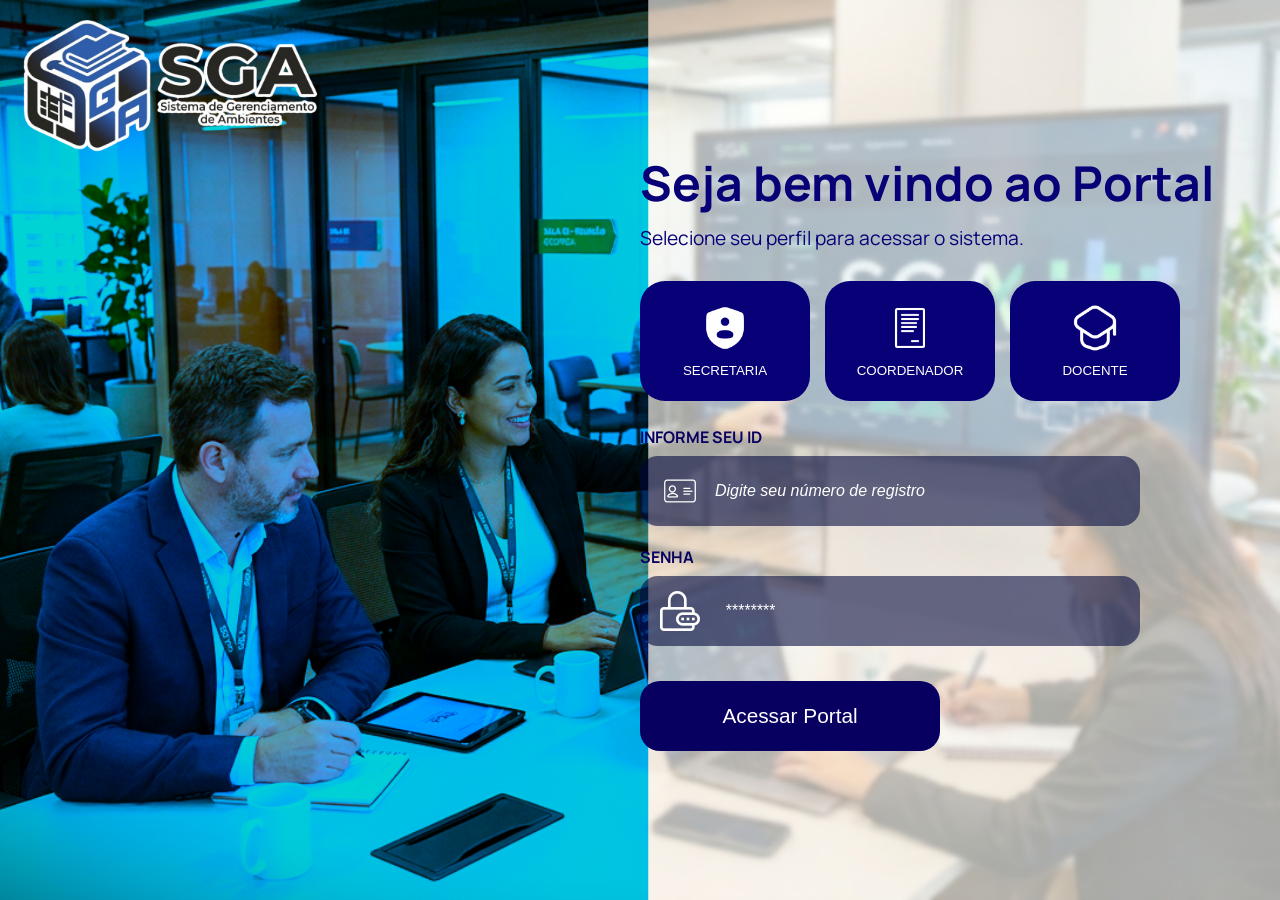
<file: index.html>
<!DOCTYPE html>
<html lang="en">
<head>
    <meta charset="UTF-8">
    <meta name="viewport" content="width=device-width, initial-scale=1.0">
    <title>Portal - Bem Vindo!</title>
    <link rel="stylesheet" href="index.css">

</head>

<body>

    <div class="container">

        <div class="logo-area">
            <img src="logo2.png" class="logo">
        </div>

    <div class="login">
    <div class="bem-vindo">
        <h2>Seja bem vindo ao Portal</h2>
    </div>
    <div class="acesso">
        <p>Selecione seu perfil para acessar o sistema.</p>
    </div>
    <div class="botoes">

        <button type="button" class="adm" id="secretaria_btn">
            <img src="shield.png" class="shield">
            <span style="color: white;">SECRETARIA</span>
        </button>

        <button type="button" class="coord" id="coord_btn">
            <img src="paper.png" class="paper">
            <span style="color: white;">COORDENADOR</span>
        </button>
        
        <button type="button" class="docente" id="docente_btn">
            <img src="teacher.png" class="doc">
            <span style="color: white;">DOCENTE</span>
        </button>

    </div>
    <div class="sn"><h3>INFORME SEU ID</h3></div>
     <article class = "id">
    
     <div class="cracha"></div>
        <input class="registro" 
        id="registro_id"
             placeholder="Digite seu número de registro" 
                type="text"/>


    </article>

<div class="senha2"><h3>SENHA</h3></div>
    <article class = "codigo">
    
        <div class="block"></div>

        <input class="senha" type="password" placeholder="********" id="senha_id">

   <style>
        /* Estilo do campo e do texto digitado */
        .senha {
            color: #ffffff; /* Texto digitado cinza escuro */
            opacity: 1;
            padding: 10px;
            border: none;
            width: 40vw;
            order: 2;
        
        }

        /* Estilo específico do placeholder */
        .senha::placeholder {
            color: #ffffff; /* Placeholder laranja */
            opacity: 1;
            border: none;
            width: 40vw;
            order: 2;
        }
     </style>

     

    </article>

    <button type="button" class="entrar" id="entrar_btn">
            <span style="color: white;">Acessar Portal</span>
        </button>
    </div>



                

    <script src="index.js"></script>

        </div>

    </div>

</body>
</html>
</file>
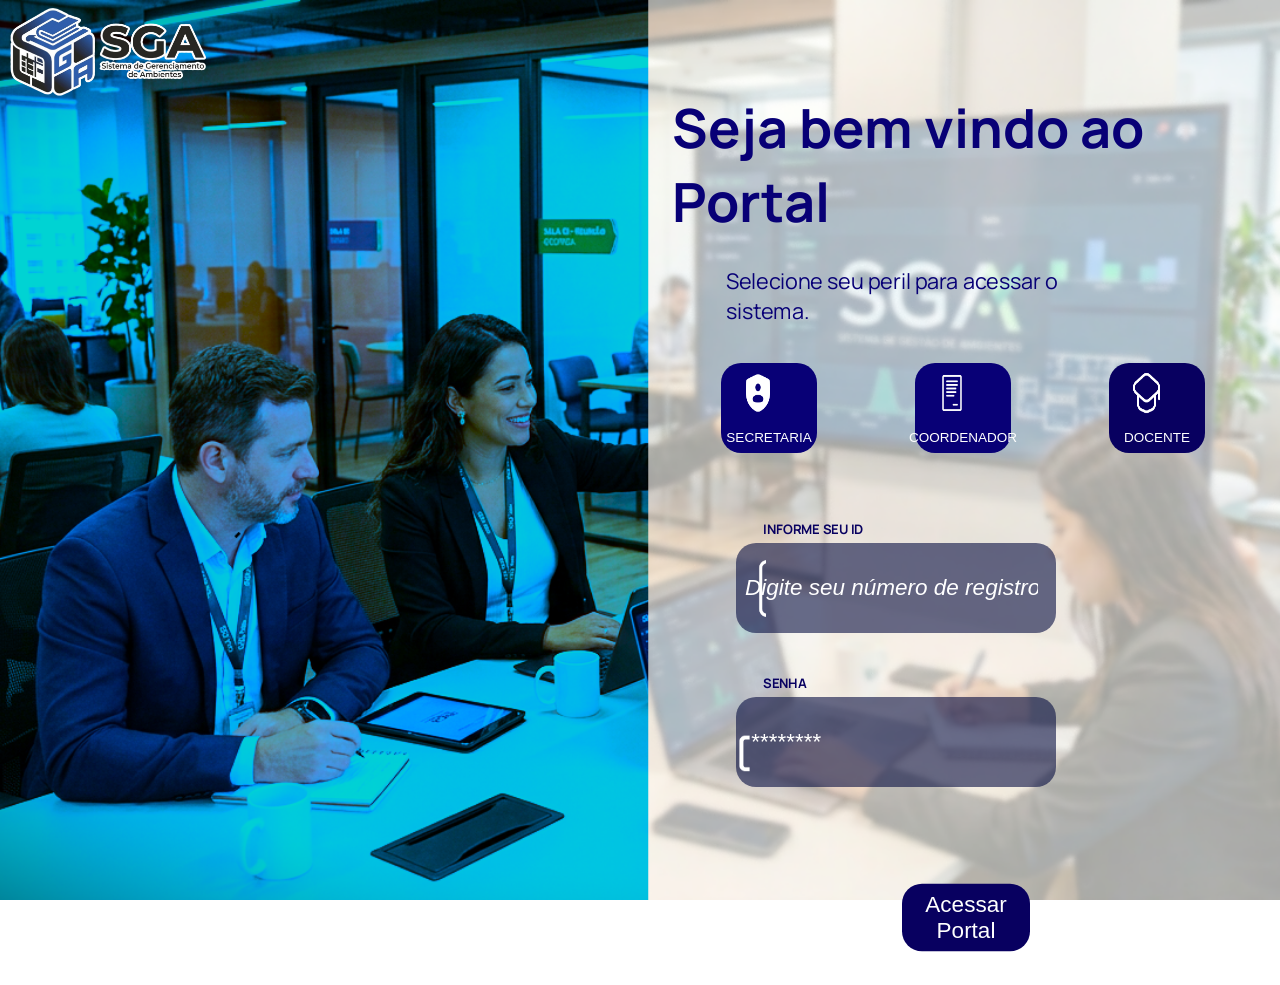
<file: tela_login/index.html>
<!DOCTYPE html>
<html lang="en">
<head>
    <meta charset="UTF-8">
    <meta name="viewport" content="width=device-width, initial-scale=1.0">
    <title>Portal - Bem Vindo!</title>
    <img src="assets/logo2.png" width="200">
    <link rel="stylesheet" href="index.css">
    <style>
        body{
        background-image: url('assets/opcao1.png');
        background-repeat: no-repeat;
        background-attachment: fixed;
        background-size: cover;
        background-position: center;
        }
    </style>
</head>

<body>
    
    <div class="login">
    <div class="bem-vindo">
        <h2>Seja bem vindo ao Portal</h2>
    </div>
    <div class="acesso">
        <p>Selecione seu peril para acessar o sistema.</p>
    </div>
    <div class="botoes">

        <button type="button" class="adm" id="secretaria_btn">
            <img src="assets/shield.png" class="shield">
            <span style="color: white;">SECRETARIA</span>
        </button>

        <button type="button" class="coord" id="coord_btn">
            <img src="assets/paper.png" class="paper">
            <span style="color: white;">COORDENADOR</span>
        </button>
        
        <button type="button" class="docente" id="docente_btn">
            <img src="assets/teacher.png" class="doc">
            <span style="color: white;">DOCENTE</span>
        </button>

    </div>
    <div class="sn"><h3>INFORME SEU ID</h3></div>
     <article class = "id">
    
        <input class="registro" 
        id="registro_id"
             placeholder="Digite seu número de registro" 
                type="text"/>
   <style>
        /* Estilo do campo e do texto digitado */
        .registro {
            color: #ffffff; /* Texto digitado cinza escuro */
            padding: 10px;
            border: none;
            width: 40vw;
        
        }

        /* Estilo específico do placeholder */
        .registro::placeholder {
            color: #ffffff; /* Placeholder laranja */
            opacity: 1;
            border: none;
            width: 40vw;
        }
     </style>

     <div class="cracha"></div>

    </article>

<div class="senha2"><h3>SENHA</h3></div>
    <article class = "codigo">
    
        <div class="block"></div>

        <input class="senha" type="password" placeholder="********" id="senha_id">

   <style>
        /* Estilo do campo e do texto digitado */
        .senha {
            color: #ffffff; /* Texto digitado cinza escuro */
            opacity: 1;
            padding: 10px;
            border: none;
            width: 40vw;
            order: 2;
        
        }

        /* Estilo específico do placeholder */
        .senha::placeholder {
            color: #ffffff; /* Placeholder laranja */
            opacity: 1;
            border: none;
            width: 40vw;
            order: 2;
        }
     </style>

     

    </article>

    <button type="button" class="entrar" id="entrar_btn">
            <span style="color: white;">Acessar Portal</span>
        </button>
    </div>



                

    <script src="index.js"></script>


    
</script>
</body>
</html>
</file>
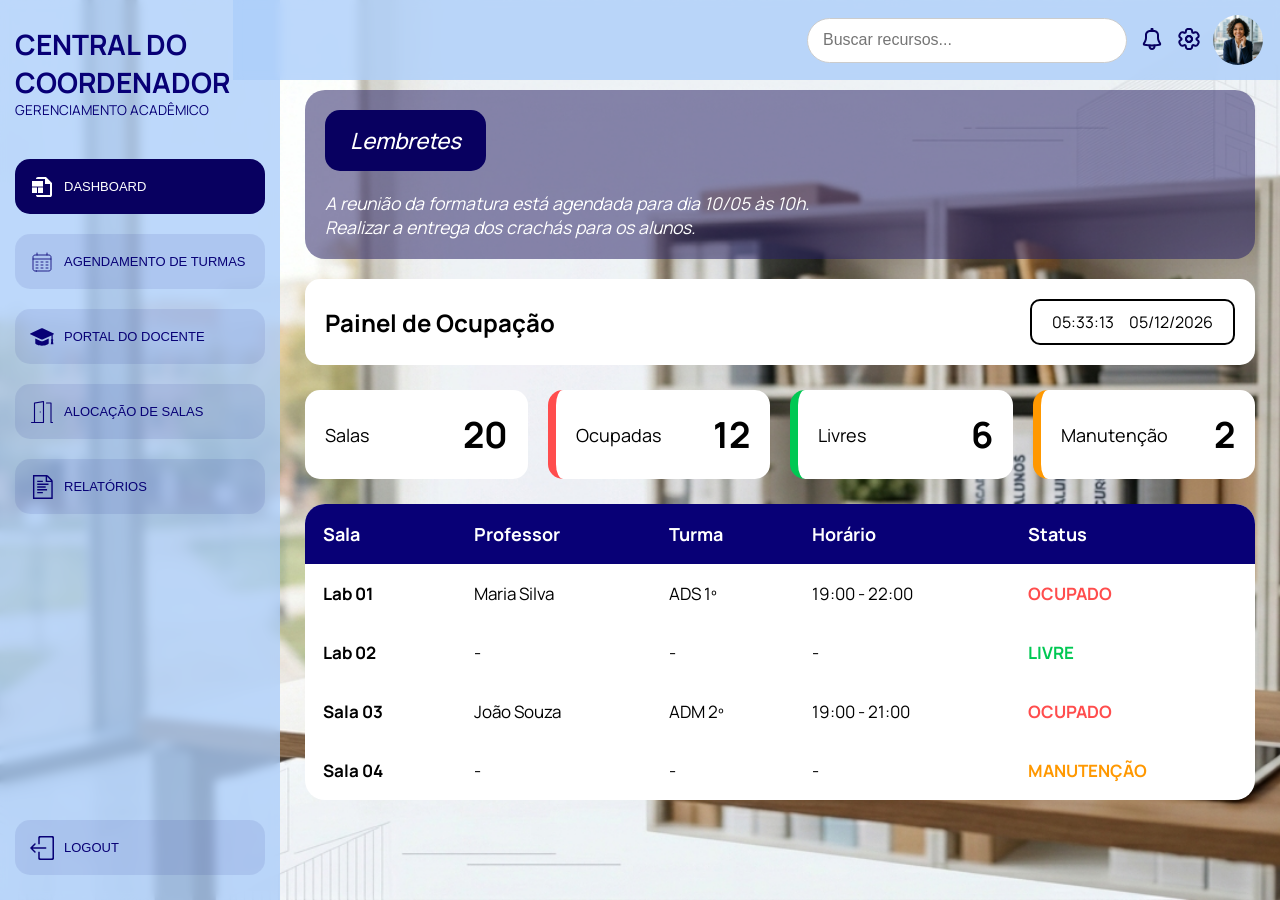
<file: coordenador.html>
<!DOCTYPE html>
<html lang="pt-BR">
<head>
    <meta charset="UTF-8">
    <meta name="viewport" content="width=device-width, initial-scale=1.0">
    <title>Central do Coordenador</title>
    <link rel="stylesheet" href="coordenador.css">
</head>

<body>

<div class="layout">
        <div class="pesquisa">

            <input
                class="pesquisar"
                placeholder="Buscar recursos..."
                type="text">

            <button class="settings">
                <svg width="24px" height="24px" viewBox="0 0 24 24" fill="none" xmlns="http://www.w3.org/2000/svg"><g id="SVGRepo_bgCarrier" stroke-width="0"></g><g id="SVGRepo_tracerCarrier" stroke-linecap="round" stroke-linejoin="round"></g><g id="SVGRepo_iconCarrier"> <path fill-rule="evenodd" clip-rule="evenodd" d="M11.5 1C10.9477 1 10.5 1.44772 10.5 2V3H9.99998C7.23864 3 4.99999 5.23825 4.99999 7.99975V11C4.99999 11.7377 4.76718 12.5722 4.39739 13.4148C4.03165 14.2482 3.55876 15.0294 3.14142 15.6439C2.38188 16.7624 2.85216 18.5301 4.40564 18.8103C5.42144 18.9935 6.85701 19.2115 8.54656 19.3527C8.54454 19.4015 8.54352 19.4506 8.54352 19.5C8.54352 21.433 10.1105 23 12.0435 23C13.9765 23 15.5435 21.433 15.5435 19.5C15.5435 19.4482 15.5424 19.3966 15.5402 19.3453C17.1921 19.204 18.596 18.9903 19.5943 18.8103C21.1478 18.5301 21.6181 16.7624 20.8586 15.6439C20.4412 15.0294 19.9683 14.2482 19.6026 13.4148C19.2328 12.5722 19 11.7377 19 11V7.99975C19 5.23825 16.7613 3 14 3H13.5V2C13.5 1.44772 13.0523 1 12.5 1H11.5ZM12 19.5C12.5113 19.5 13.0122 19.4898 13.4997 19.4715C13.5076 20.2758 12.8541 20.9565 12.0435 20.9565C11.2347 20.9565 10.5803 20.2778 10.5872 19.4747C11.0473 19.491 11.5191 19.5 12 19.5ZM9.99998 5C8.34305 5 6.99999 6.34298 6.99999 7.99975V11C6.99999 12.1234 6.65547 13.2463 6.22878 14.2186C5.79804 15.2 5.25528 16.0911 4.79599 16.7675C4.78578 16.7825 4.78102 16.7969 4.77941 16.8113C4.77797 16.8242 4.77919 16.8362 4.78167 16.8458C6.3644 17.1303 9.00044 17.5 12 17.5C14.9995 17.5 17.6356 17.1303 19.2183 16.8458C19.2208 16.8362 19.222 16.8242 19.2206 16.8113C19.2189 16.7969 19.2142 16.7825 19.204 16.7675C18.7447 16.0911 18.2019 15.2 17.7712 14.2186C17.3445 13.2463 17 12.1234 17 11V7.99975C17 6.34298 15.6569 5 14 5H9.99998Z" fill="#080060"></path> </g></svg>
            </button>

            <button class="notifications">
                <svg width="24px" height="24px" viewBox="0 0 24.00 24.00" fill="none" xmlns="http://www.w3.org/2000/svg" stroke="#080060" stroke-width="0.00024000000000000003"><g id="SVGRepo_bgCarrier" stroke-width="0"></g><g id="SVGRepo_tracerCarrier" stroke-linecap="round" stroke-linejoin="round"></g><g id="SVGRepo_iconCarrier"> <path fill-rule="evenodd" clip-rule="evenodd" d="M12 8.00002C9.79085 8.00002 7.99999 9.79088 7.99999 12C7.99999 14.2092 9.79085 16 12 16C14.2091 16 16 14.2092 16 12C16 9.79088 14.2091 8.00002 12 8.00002ZM9.99999 12C9.99999 10.8955 10.8954 10 12 10C13.1046 10 14 10.8955 14 12C14 13.1046 13.1046 14 12 14C10.8954 14 9.99999 13.1046 9.99999 12Z" fill="#080060"></path> <path fill-rule="evenodd" clip-rule="evenodd" d="M12 8.00002C9.79085 8.00002 7.99999 9.79088 7.99999 12C7.99999 14.2092 9.79085 16 12 16C14.2091 16 16 14.2092 16 12C16 9.79088 14.2091 8.00002 12 8.00002ZM9.99999 12C9.99999 10.8955 10.8954 10 12 10C13.1046 10 14 10.8955 14 12C14 13.1046 13.1046 14 12 14C10.8954 14 9.99999 13.1046 9.99999 12Z" fill="#080060"></path> <path fill-rule="evenodd" clip-rule="evenodd" d="M10.7673 1.01709C10.9925 0.999829 11.2454 0.99993 11.4516 1.00001L12.5484 1.00001C12.7546 0.99993 13.0075 0.999829 13.2327 1.01709C13.4989 1.03749 13.8678 1.08936 14.2634 1.26937C14.7635 1.49689 15.1915 1.85736 15.5007 2.31147C15.7454 2.67075 15.8592 3.0255 15.9246 3.2843C15.9799 3.50334 16.0228 3.75249 16.0577 3.9557L16.1993 4.77635L16.2021 4.77788C16.2369 4.79712 16.2715 4.81659 16.306 4.8363L16.3086 4.83774L17.2455 4.49865C17.4356 4.42978 17.6693 4.34509 17.8835 4.28543C18.1371 4.2148 18.4954 4.13889 18.9216 4.17026C19.4614 4.20998 19.9803 4.39497 20.4235 4.70563C20.7734 4.95095 21.0029 5.23636 21.1546 5.4515C21.2829 5.63326 21.4103 5.84671 21.514 6.02029L22.0158 6.86003C22.1256 7.04345 22.2594 7.26713 22.3627 7.47527C22.4843 7.7203 22.6328 8.07474 22.6777 8.52067C22.7341 9.08222 22.6311 9.64831 22.3803 10.1539C22.1811 10.5554 21.9171 10.8347 21.7169 11.0212C21.5469 11.1795 21.3428 11.3417 21.1755 11.4746L20.5 12L21.1755 12.5254C21.3428 12.6584 21.5469 12.8205 21.7169 12.9789C21.9171 13.1653 22.1811 13.4446 22.3802 13.8461C22.631 14.3517 22.7341 14.9178 22.6776 15.4794C22.6328 15.9253 22.4842 16.2797 22.3626 16.5248C22.2593 16.7329 22.1255 16.9566 22.0158 17.14L21.5138 17.9799C21.4102 18.1535 21.2828 18.3668 21.1546 18.5485C21.0028 18.7637 20.7734 19.0491 20.4234 19.2944C19.9803 19.6051 19.4613 19.7901 18.9216 19.8298C18.4954 19.8612 18.1371 19.7852 17.8835 19.7146C17.6692 19.6549 17.4355 19.5703 17.2454 19.5014L16.3085 19.1623L16.306 19.1638C16.2715 19.1835 16.2369 19.2029 16.2021 19.2222L16.1993 19.2237L16.0577 20.0443C16.0228 20.2475 15.9799 20.4967 15.9246 20.7157C15.8592 20.9745 15.7454 21.3293 15.5007 21.6886C15.1915 22.1427 14.7635 22.5032 14.2634 22.7307C13.8678 22.9107 13.4989 22.9626 13.2327 22.983C13.0074 23.0002 12.7546 23.0001 12.5484 23H11.4516C11.2454 23.0001 10.9925 23.0002 10.7673 22.983C10.5011 22.9626 10.1322 22.9107 9.73655 22.7307C9.23648 22.5032 8.80849 22.1427 8.49926 21.6886C8.25461 21.3293 8.14077 20.9745 8.07542 20.7157C8.02011 20.4967 7.97723 20.2475 7.94225 20.0443L7.80068 19.2237L7.79791 19.2222C7.7631 19.2029 7.72845 19.1835 7.69396 19.1637L7.69142 19.1623L6.75458 19.5014C6.5645 19.5702 6.33078 19.6549 6.11651 19.7146C5.86288 19.7852 5.50463 19.8611 5.07841 19.8298C4.53866 19.7901 4.01971 19.6051 3.57654 19.2944C3.2266 19.0491 2.99714 18.7637 2.84539 18.5485C2.71718 18.3668 2.58974 18.1534 2.4861 17.9798L1.98418 17.14C1.87447 16.9566 1.74067 16.7329 1.63737 16.5248C1.51575 16.2797 1.36719 15.9253 1.32235 15.4794C1.26588 14.9178 1.36897 14.3517 1.61976 13.8461C1.81892 13.4446 2.08289 13.1653 2.28308 12.9789C2.45312 12.8205 2.65717 12.6584 2.82449 12.5254L3.47844 12.0054V11.9947L2.82445 11.4746C2.65712 11.3417 2.45308 11.1795 2.28304 11.0212C2.08285 10.8347 1.81888 10.5554 1.61972 10.1539C1.36893 9.64832 1.26584 9.08224 1.3223 8.52069C1.36714 8.07476 1.51571 7.72032 1.63732 7.47528C1.74062 7.26715 1.87443 7.04347 1.98414 6.86005L2.48605 6.02026C2.58969 5.84669 2.71714 5.63326 2.84534 5.45151C2.9971 5.23637 3.22655 4.95096 3.5765 4.70565C4.01966 4.39498 4.53862 4.20999 5.07837 4.17027C5.50458 4.1389 5.86284 4.21481 6.11646 4.28544C6.33072 4.34511 6.56444 4.4298 6.75451 4.49867L7.69141 4.83775L7.69394 4.8363C7.72844 4.8166 7.7631 4.79712 7.79791 4.77788L7.80068 4.77635L7.94225 3.95571C7.97723 3.7525 8.02011 3.50334 8.07542 3.2843C8.14077 3.0255 8.25461 2.67075 8.49926 2.31147C8.80849 1.85736 9.23648 1.49689 9.73655 1.26937C10.1322 1.08936 10.5011 1.03749 10.7673 1.01709ZM14.0938 4.3363C14.011 3.85634 13.9696 3.61637 13.8476 3.43717C13.7445 3.2858 13.6019 3.16564 13.4352 3.0898C13.2378 3.00002 12.9943 3.00002 12.5073 3.00002H11.4927C11.0057 3.00002 10.7621 3.00002 10.5648 3.0898C10.3981 3.16564 10.2555 3.2858 10.1524 3.43717C10.0304 3.61637 9.98895 3.85634 9.90615 4.3363L9.75012 5.24064C9.69445 5.56333 9.66662 5.72467 9.60765 5.84869C9.54975 5.97047 9.50241 6.03703 9.40636 6.13166C9.30853 6.22804 9.12753 6.3281 8.76554 6.52822C8.73884 6.54298 8.71227 6.55791 8.68582 6.57302C8.33956 6.77078 8.16643 6.86966 8.03785 6.90314C7.91158 6.93602 7.83293 6.94279 7.70289 6.93196C7.57049 6.92094 7.42216 6.86726 7.12551 6.7599L6.11194 6.39308C5.66271 6.2305 5.43809 6.14921 5.22515 6.16488C5.04524 6.17811 4.87225 6.23978 4.72453 6.34333C4.5497 6.46589 4.42715 6.67094 4.18206 7.08103L3.72269 7.84965C3.46394 8.2826 3.33456 8.49907 3.31227 8.72078C3.29345 8.90796 3.32781 9.09665 3.41141 9.26519C3.51042 9.4648 3.7078 9.62177 4.10256 9.9357L4.82745 10.5122C5.07927 10.7124 5.20518 10.8126 5.28411 10.9199C5.36944 11.036 5.40583 11.1114 5.44354 11.2504C5.47844 11.379 5.47844 11.586 5.47844 12C5.47844 12.414 5.47844 12.621 5.44354 12.7497C5.40582 12.8887 5.36944 12.9641 5.28413 13.0801C5.20518 13.1875 5.07927 13.2876 4.82743 13.4879L4.10261 14.0643C3.70785 14.3783 3.51047 14.5352 3.41145 14.7349C3.32785 14.9034 3.29349 15.0921 3.31231 15.2793C3.33461 15.501 3.46398 15.7174 3.72273 16.1504L4.1821 16.919C4.4272 17.3291 4.54974 17.5342 4.72457 17.6567C4.8723 17.7603 5.04528 17.8219 5.2252 17.8352C5.43813 17.8508 5.66275 17.7695 6.11199 17.607L7.12553 17.2402C7.42216 17.1328 7.5705 17.0791 7.7029 17.0681C7.83294 17.0573 7.91159 17.064 8.03786 17.0969C8.16644 17.1304 8.33956 17.2293 8.68582 17.427C8.71228 17.4421 8.73885 17.4571 8.76554 17.4718C9.12753 17.6719 9.30853 17.772 9.40635 17.8684C9.50241 17.963 9.54975 18.0296 9.60765 18.1514C9.66662 18.2754 9.69445 18.4367 9.75012 18.7594L9.90615 19.6637C9.98895 20.1437 10.0304 20.3837 10.1524 20.5629C10.2555 20.7142 10.3981 20.8344 10.5648 20.9102C10.7621 21 11.0057 21 11.4927 21H12.5073C12.9943 21 13.2378 21 13.4352 20.9102C13.6019 20.8344 13.7445 20.7142 13.8476 20.5629C13.9696 20.3837 14.011 20.1437 14.0938 19.6637L14.2499 18.7594C14.3055 18.4367 14.3334 18.2754 14.3923 18.1514C14.4502 18.0296 14.4976 17.963 14.5936 17.8684C14.6915 17.772 14.8725 17.6719 15.2344 17.4718C15.2611 17.4571 15.2877 17.4421 15.3141 17.427C15.6604 17.2293 15.8335 17.1304 15.9621 17.0969C16.0884 17.064 16.167 17.0573 16.2971 17.0681C16.4295 17.0791 16.5778 17.1328 16.8744 17.2402L17.888 17.607C18.3372 17.7696 18.5619 17.8509 18.7748 17.8352C18.9547 17.8219 19.1277 17.7603 19.2754 17.6567C19.4502 17.5342 19.5728 17.3291 19.8179 16.919L20.2773 16.1504C20.536 15.7175 20.6654 15.501 20.6877 15.2793C20.7065 15.0921 20.6721 14.9034 20.5885 14.7349C20.4895 14.5353 20.2921 14.3783 19.8974 14.0643L19.1726 13.4879C18.9207 13.2876 18.7948 13.1875 18.7159 13.0801C18.6306 12.9641 18.5942 12.8887 18.5564 12.7497C18.5215 12.6211 18.5215 12.414 18.5215 12C18.5215 11.586 18.5215 11.379 18.5564 11.2504C18.5942 11.1114 18.6306 11.036 18.7159 10.9199C18.7948 10.8126 18.9207 10.7124 19.1725 10.5122L19.8974 9.9357C20.2922 9.62176 20.4896 9.46479 20.5886 9.26517C20.6722 9.09664 20.7065 8.90795 20.6877 8.72076C20.6654 8.49906 20.5361 8.28259 20.2773 7.84964L19.8179 7.08102C19.5728 6.67093 19.4503 6.46588 19.2755 6.34332C19.1277 6.23977 18.9548 6.1781 18.7748 6.16486C18.5619 6.14919 18.3373 6.23048 17.888 6.39307L16.8745 6.75989C16.5778 6.86725 16.4295 6.92093 16.2971 6.93195C16.167 6.94278 16.0884 6.93601 15.9621 6.90313C15.8335 6.86965 15.6604 6.77077 15.3142 6.57302C15.2877 6.55791 15.2611 6.54298 15.2345 6.52822C14.8725 6.3281 14.6915 6.22804 14.5936 6.13166C14.4976 6.03703 14.4502 5.97047 14.3923 5.84869C14.3334 5.72467 14.3055 5.56332 14.2499 5.24064L14.0938 4.3363Z" fill="#080060"></path> </g></svg>
            </button>

            <button class="avatar"></button>

        </div>


    <!-- MENU LATERAL -->
    <aside class="coluna_menu">

        <div class="perfil">
            <h3>CENTRAL DO<br>COORDENADOR</h3>
            <p>GERENCIAMENTO ACADÊMICO</p>
        </div>

        <nav class="menu">

            <button class="menu-item" style="font-weight: 400;font-size: 13px;background-color: #080060;color: white;">
               <svg fill="#ffffff" width="24px" height="24px" viewBox="0 0 24 24" xmlns="http://www.w3.org/2000/svg" stroke="#ffffff" stroke-width="0.00024000000000000003"><g id="SVGRepo_bgCarrier" stroke-width="0"></g><g id="SVGRepo_tracerCarrier" stroke-linecap="round" stroke-linejoin="round"></g><g id="SVGRepo_iconCarrier"> <path d="M15.991 2H7.97897C7.44774 2 6.93827 2.21071 6.56263 2.58579C6.187 2.96086 5.97596 3.46957 5.97596 4H14.9895V9H19.997V20H5.97596C5.97596 20.5304 6.187 21.0391 6.56263 21.4142C6.93827 21.7893 7.44774 22 7.97897 22H19.997C20.5282 22 21.0377 21.7893 21.4133 21.4142C21.789 21.0391 22 20.5304 22 20V8L15.991 2Z"></path> <path d="M13.0165 12.46H8.00901V18H13.0165V12.46Z"></path> <path d="M13.0165 6H2V11.54H13.0165V6Z"></path> <path d="M7.00751 12.46H2V18H7.00751V12.46Z"></path> </g></svg>

                <span>DASHBOARD</span>
            </button>

            <button class="menu-item" style="font-weight: 400;font-size: 13px">
                <svg width="24px" height="24px" viewBox="0 0 24 24" fill="none" xmlns="http://www.w3.org/2000/svg" stroke="#080076"><g id="SVGRepo_bgCarrier" stroke-width="0"></g><g id="SVGRepo_tracerCarrier" stroke-linecap="round" stroke-linejoin="round"></g><g id="SVGRepo_iconCarrier"> <path d="M3 9H21M7 3V5M17 3V5M6 12H8M11 12H13M16 12H18M6 15H8M11 15H13M16 15H18M6 18H8M11 18H13M16 18H18M6.2 21H17.8C18.9201 21 19.4802 21 19.908 20.782C20.2843 20.5903 20.5903 20.2843 20.782 19.908C21 19.4802 21 18.9201 21 17.8V8.2C21 7.07989 21 6.51984 20.782 6.09202C20.5903 5.71569 20.2843 5.40973 19.908 5.21799C19.4802 5 18.9201 5 17.8 5H6.2C5.0799 5 4.51984 5 4.09202 5.21799C3.71569 5.40973 3.40973 5.71569 3.21799 6.09202C3 6.51984 3 7.07989 3 8.2V17.8C3 18.9201 3 19.4802 3.21799 19.908C3.40973 20.2843 3.71569 20.5903 4.09202 20.782C4.51984 21 5.07989 21 6.2 21Z" stroke="#080076" stroke-width="0.8399999999999999" stroke-linecap="round"></path> </g></svg>
                <span>AGENDAMENTO DE TURMAS</span>
            </button>

            <button class="menu-item" style="font-weight: 400;font-size: 13px">
                <svg height="24px" width="24px" version="1.1" id="_x32_" xmlns="http://www.w3.org/2000/svg" xmlns:xlink="http://www.w3.org/1999/xlink" viewBox="0 0 512.00 512.00" xml:space="preserve" fill="#080076" stroke="#080076" stroke-width="0.00512"><g id="SVGRepo_bgCarrier" stroke-width="0"></g><g id="SVGRepo_tracerCarrier" stroke-linecap="round" stroke-linejoin="round"></g><g id="SVGRepo_iconCarrier"> <style type="text/css"> .st0{fill:#080076;} </style> <g> <path class="st0" d="M505.837,180.418L279.265,76.124c-7.349-3.385-15.177-5.093-23.265-5.093c-8.088,0-15.914,1.708-23.265,5.093 L6.163,180.418C2.418,182.149,0,185.922,0,190.045s2.418,7.896,6.163,9.627l226.572,104.294c7.349,3.385,15.177,5.101,23.265,5.101 c8.088,0,15.916-1.716,23.267-5.101l178.812-82.306v82.881c-7.096,0.8-12.63,6.84-12.63,14.138c0,6.359,4.208,11.864,10.206,13.618 l-12.092,79.791h55.676l-12.09-79.791c5.996-1.754,10.204-7.259,10.204-13.618c0-7.298-5.534-13.338-12.63-14.138v-95.148 l21.116-9.721c3.744-1.731,6.163-5.504,6.163-9.627S509.582,182.149,505.837,180.418z"></path> <path class="st0" d="M256,346.831c-11.246,0-22.143-2.391-32.386-7.104L112.793,288.71v101.638 c0,22.314,67.426,50.621,143.207,50.621c75.782,0,143.209-28.308,143.209-50.621V288.71l-110.827,51.017 C278.145,344.44,267.25,346.831,256,346.831z"></path> </g> </g></svg>
                <span>PORTAL DO DOCENTE</span>
            </button>

            <button class="menu-item" style="font-weight: 400;font-size: 13px">
                <svg fill="#080076" width="24px" height="24px" viewBox="0 0 32 32" version="1.1" xmlns="http://www.w3.org/2000/svg"><g id="SVGRepo_bgCarrier" stroke-width="0"></g><g id="SVGRepo_tracerCarrier" stroke-linecap="round" stroke-linejoin="round"></g><g id="SVGRepo_iconCarrier"> <title>door-open</title> <path d="M30 29.25h-1.25v-25.25c-0-0.414-0.336-0.75-0.75-0.75h-6c-0.414 0-0.75 0.336-0.75 0.75s0.336 0.75 0.75 0.75v0h5.25v25.25c0 0.414 0.336 0.75 0.75 0.75h2c0.414 0 0.75-0.336 0.75-0.75s-0.336-0.75-0.75-0.75v0zM17.853 1.26l-11.977 2c-0.357 0.062-0.626 0.37-0.626 0.74 0 0 0 0 0 0v0 25.25h-3.25c-0.414 0-0.75 0.336-0.75 0.75s0.336 0.75 0.75 0.75v0h15.977c0.414-0 0.75-0.336 0.75-0.75v0-28c-0.001-0.414-0.337-0.75-0.751-0.75-0.043 0-0.086 0.004-0.127 0.011l0.004-0.001zM6.75 29.25v-24.615l10.477-1.749v26.364zM13.979 15.3c-0.082-0.030-0.177-0.048-0.276-0.048-0.21 0-0.401 0.079-0.545 0.209l0.001-0.001c-0.136 0.139-0.22 0.33-0.22 0.54s0.084 0.401 0.22 0.54l-0-0c0.145 0.122 0.334 0.197 0.539 0.199h0.001c0.1-0.002 0.197-0.016 0.288-0.042l-0.008 0.002c0.094-0.039 0.173-0.092 0.24-0.159v0c0.136-0.139 0.22-0.33 0.22-0.54s-0.084-0.401-0.22-0.54l0 0c-0.067-0.068-0.147-0.122-0.236-0.158l-0.005-0.002z"></path> </g></svg>
                <span>ALOCAÇÃO DE SALAS</span>
            </button>

            <button class="menu-item" style="font-weight: 400;font-size: 13px">
                <svg fill="#080076" width="24px" height="24px" viewBox="0 0 1920 1920" xmlns="http://www.w3.org/2000/svg"><g id="SVGRepo_bgCarrier" stroke-width="0"></g><g id="SVGRepo_tracerCarrier" stroke-linecap="round" stroke-linejoin="round"></g><g id="SVGRepo_iconCarrier"> <path d="M1706.235 1807.059H350.941V112.94h903.53v451.765h451.764v1242.353Zm-338.823-1670.74 315.443 315.447h-315.443V136.32Zm402.182 242.487L1440.372 49.58C1408.296 17.62 1365.717 0 1320.542 0H238v1920h1581.175V498.635c0-45.176-17.618-87.755-49.58-119.83ZM576.823 1242.353h790.589v-112.94H576.823v112.94Zm0-451.765h903.53V677.647h-903.53v112.941Zm0 677.647h451.765v-112.941H576.823v112.941Zm0-451.764h677.648V903.53H576.823v112.941Zm0-451.765h451.765V451.765H576.823v112.941Z" fill-rule="evenodd"></path> </g></svg>
                <span>RELATÓRIOS</span>
            </button>

        </nav>

        <button class="logout" id="logout" style="font-weight: 400;font-size: 13px">
            <svg fill="#080076" width="24px" height="24px" viewBox="0 0 32 32" version="1.1" xmlns="http://www.w3.org/2000/svg"><g id="SVGRepo_bgCarrier" stroke-width="0"></g><g id="SVGRepo_tracerCarrier" stroke-linecap="round" stroke-linejoin="round"></g><g id="SVGRepo_iconCarrier"> <path d="M3.651 16.989h17.326c0.553 0 1-0.448 1-1s-0.447-1-1-1h-17.264l3.617-3.617c0.391-0.39 0.391-1.024 0-1.414s-1.024-0.39-1.414 0l-5.907 6.062 5.907 6.063c0.196 0.195 0.451 0.293 0.707 0.293s0.511-0.098 0.707-0.293c0.391-0.39 0.391-1.023 0-1.414zM29.989 0h-17c-1.105 0-2 0.895-2 2v9h2.013v-7.78c0-0.668 0.542-1.21 1.21-1.21h14.523c0.669 0 1.21 0.542 1.21 1.21l0.032 25.572c0 0.668-0.541 1.21-1.21 1.21h-14.553c-0.668 0-1.21-0.542-1.21-1.21v-7.824l-2.013 0.003v9.030c0 1.105 0.895 2 2 2h16.999c1.105 0 2.001-0.895 2.001-2v-28c-0-1.105-0.896-2-2-2z"></path> </g></svg>
            <span>LOGOUT</span>
        </button>

    </aside>

    <!-- CONTEÚDO -->
    <main class="conteudo">



        <!-- ALERTA -->
        <section class="alerta">

            <div class="alerta-titulo">
                <i style="font-weight: 500">Lembretes</i>
            </div>

            <div class="alerta-texto">
                <p>
                    <i>A reunião da formatura está agendada para dia 10/05 às 10h.</i>
                    <br>
                    <i>Realizar a entrega dos crachás para os alunos.</i>
                </p>
            </div>

        </section>

        <!-- PAINEL -->
        <section class="indicadores">

            <div class="topo">

                <h1>Painel de Ocupação</h1>

                <div class="relogio-container">
                    <div id="relogio">00:00:00</div>
                    <div id="data">Data</div>
                </div>

            </div>

            <!-- CARDS -->
            <div class="resumo">

                <div class="card">
                    <span>Salas</span>
                    <strong>20</strong>
                </div>

                <div class="card ocupado">
                    <span>Ocupadas</span>
                    <strong>12</strong>
                </div>

                <div class="card livre">
                    <span>Livres</span>
                    <strong>6</strong>
                </div>

                <div class="card manutencao">
                    <span>Manutenção</span>
                    <strong>2</strong>
                </div>

            </div>

            <!-- TABELA -->
            <div class="tabela-corpo">

                <table class="tabela">

                    <thead>
                        <tr>
                            <th>Sala</th>
                            <th>Professor</th>
                            <th>Turma</th>
                            <th>Horário</th>
                            <th>Status</th>
                        </tr>
                    </thead>

                    <tbody>

                        <tr>
                            <td>Lab 01</td>
                            <td>Maria Silva</td>
                            <td>ADS 1º</td>
                            <td>19:00 - 22:00</td>
                            <td class="ocupado">OCUPADO</td>
                        </tr>

                        <tr>
                            <td>Lab 02</td>
                            <td>-</td>
                            <td>-</td>
                            <td>-</td>
                            <td class="livre">LIVRE</td>
                        </tr>

                        <tr>
                            <td>Sala 03</td>
                            <td>João Souza</td>
                            <td>ADM 2º</td>
                            <td>19:00 - 21:00</td>
                            <td class="ocupado">OCUPADO</td>
                        </tr>

                        <tr>
                            <td>Sala 04</td>
                            <td>-</td>
                            <td>-</td>
                            <td>-</td>
                            <td class="manutencao">MANUTENÇÃO</td>
                        </tr>

                    </tbody>

                </table>

            </div>

        </section>

    </main>

</div>

<script src="coordenador.js"></script>

</body>
</html>
</file>
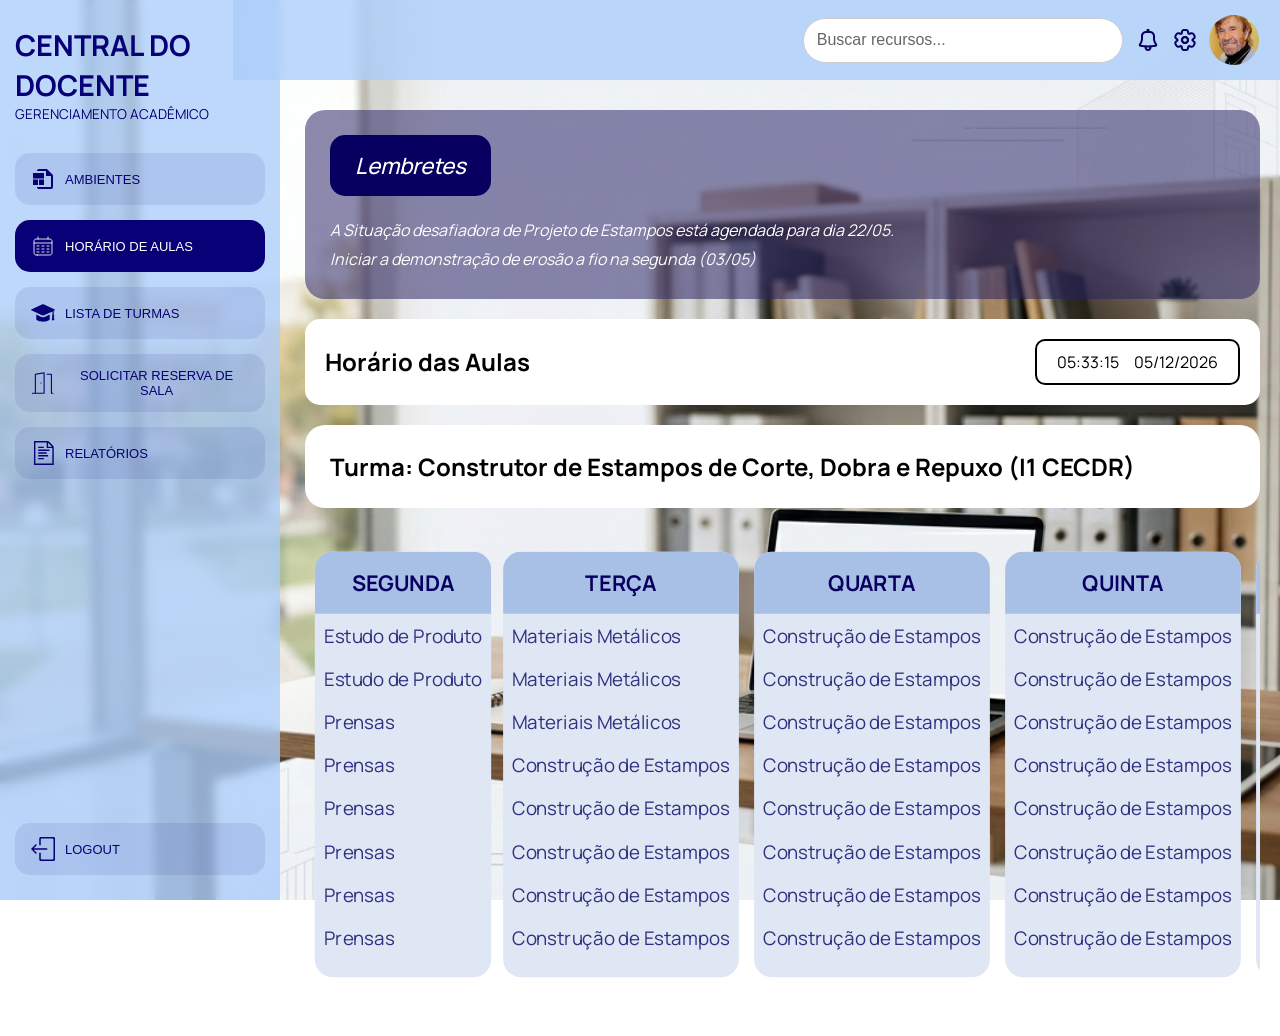
<file: docente.html>
<!DOCTYPE html>
<html lang="en">
<head>
    <meta charset="UTF-8">
    <meta name="viewport" content="width=device-width, initial-scale=1.0">
    <title>Central do Docente</title>
    <link rel="stylesheet" href="docente.css">



</head>

<body>

<div class="topbar">

    <input
        type="text"
        class="campo-busca"
        placeholder="Buscar recursos..."
    >

    <button class="icone-btn">
        <svg width="24px" height="24px" viewBox="0 0 24 24" fill="none" xmlns="http://www.w3.org/2000/svg"><g id="SVGRepo_bgCarrier" stroke-width="0"></g><g id="SVGRepo_tracerCarrier" stroke-linecap="round" stroke-linejoin="round"></g><g id="SVGRepo_iconCarrier"> <path fill-rule="evenodd" clip-rule="evenodd" d="M11.5 1C10.9477 1 10.5 1.44772 10.5 2V3H9.99998C7.23864 3 4.99999 5.23825 4.99999 7.99975V11C4.99999 11.7377 4.76718 12.5722 4.39739 13.4148C4.03165 14.2482 3.55876 15.0294 3.14142 15.6439C2.38188 16.7624 2.85216 18.5301 4.40564 18.8103C5.42144 18.9935 6.85701 19.2115 8.54656 19.3527C8.54454 19.4015 8.54352 19.4506 8.54352 19.5C8.54352 21.433 10.1105 23 12.0435 23C13.9765 23 15.5435 21.433 15.5435 19.5C15.5435 19.4482 15.5424 19.3966 15.5402 19.3453C17.1921 19.204 18.596 18.9903 19.5943 18.8103C21.1478 18.5301 21.6181 16.7624 20.8586 15.6439C20.4412 15.0294 19.9683 14.2482 19.6026 13.4148C19.2328 12.5722 19 11.7377 19 11V7.99975C19 5.23825 16.7613 3 14 3H13.5V2C13.5 1.44772 13.0523 1 12.5 1H11.5ZM12 19.5C12.5113 19.5 13.0122 19.4898 13.4997 19.4715C13.5076 20.2758 12.8541 20.9565 12.0435 20.9565C11.2347 20.9565 10.5803 20.2778 10.5872 19.4747C11.0473 19.491 11.5191 19.5 12 19.5ZM9.99998 5C8.34305 5 6.99999 6.34298 6.99999 7.99975V11C6.99999 12.1234 6.65547 13.2463 6.22878 14.2186C5.79804 15.2 5.25528 16.0911 4.79599 16.7675C4.78578 16.7825 4.78102 16.7969 4.77941 16.8113C4.77797 16.8242 4.77919 16.8362 4.78167 16.8458C6.3644 17.1303 9.00044 17.5 12 17.5C14.9995 17.5 17.6356 17.1303 19.2183 16.8458C19.2208 16.8362 19.222 16.8242 19.2206 16.8113C19.2189 16.7969 19.2142 16.7825 19.204 16.7675C18.7447 16.0911 18.2019 15.2 17.7712 14.2186C17.3445 13.2463 17 12.1234 17 11V7.99975C17 6.34298 15.6569 5 14 5H9.99998Z" fill="#080060"></path> </g></svg>
        
        

    </button>

    <button class="icone-btn">
        <svg width="24px" height="24px" viewBox="0 0 24.00 24.00" fill="none" xmlns="http://www.w3.org/2000/svg" stroke="#080060" stroke-width="0.00024000000000000003"><g id="SVGRepo_bgCarrier" stroke-width="0"></g><g id="SVGRepo_tracerCarrier" stroke-linecap="round" stroke-linejoin="round"></g><g id="SVGRepo_iconCarrier"> <path fill-rule="evenodd" clip-rule="evenodd" d="M12 8.00002C9.79085 8.00002 7.99999 9.79088 7.99999 12C7.99999 14.2092 9.79085 16 12 16C14.2091 16 16 14.2092 16 12C16 9.79088 14.2091 8.00002 12 8.00002ZM9.99999 12C9.99999 10.8955 10.8954 10 12 10C13.1046 10 14 10.8955 14 12C14 13.1046 13.1046 14 12 14C10.8954 14 9.99999 13.1046 9.99999 12Z" fill="#080060"></path> <path fill-rule="evenodd" clip-rule="evenodd" d="M12 8.00002C9.79085 8.00002 7.99999 9.79088 7.99999 12C7.99999 14.2092 9.79085 16 12 16C14.2091 16 16 14.2092 16 12C16 9.79088 14.2091 8.00002 12 8.00002ZM9.99999 12C9.99999 10.8955 10.8954 10 12 10C13.1046 10 14 10.8955 14 12C14 13.1046 13.1046 14 12 14C10.8954 14 9.99999 13.1046 9.99999 12Z" fill="#080060"></path> <path fill-rule="evenodd" clip-rule="evenodd" d="M10.7673 1.01709C10.9925 0.999829 11.2454 0.99993 11.4516 1.00001L12.5484 1.00001C12.7546 0.99993 13.0075 0.999829 13.2327 1.01709C13.4989 1.03749 13.8678 1.08936 14.2634 1.26937C14.7635 1.49689 15.1915 1.85736 15.5007 2.31147C15.7454 2.67075 15.8592 3.0255 15.9246 3.2843C15.9799 3.50334 16.0228 3.75249 16.0577 3.9557L16.1993 4.77635L16.2021 4.77788C16.2369 4.79712 16.2715 4.81659 16.306 4.8363L16.3086 4.83774L17.2455 4.49865C17.4356 4.42978 17.6693 4.34509 17.8835 4.28543C18.1371 4.2148 18.4954 4.13889 18.9216 4.17026C19.4614 4.20998 19.9803 4.39497 20.4235 4.70563C20.7734 4.95095 21.0029 5.23636 21.1546 5.4515C21.2829 5.63326 21.4103 5.84671 21.514 6.02029L22.0158 6.86003C22.1256 7.04345 22.2594 7.26713 22.3627 7.47527C22.4843 7.7203 22.6328 8.07474 22.6777 8.52067C22.7341 9.08222 22.6311 9.64831 22.3803 10.1539C22.1811 10.5554 21.9171 10.8347 21.7169 11.0212C21.5469 11.1795 21.3428 11.3417 21.1755 11.4746L20.5 12L21.1755 12.5254C21.3428 12.6584 21.5469 12.8205 21.7169 12.9789C21.9171 13.1653 22.1811 13.4446 22.3802 13.8461C22.631 14.3517 22.7341 14.9178 22.6776 15.4794C22.6328 15.9253 22.4842 16.2797 22.3626 16.5248C22.2593 16.7329 22.1255 16.9566 22.0158 17.14L21.5138 17.9799C21.4102 18.1535 21.2828 18.3668 21.1546 18.5485C21.0028 18.7637 20.7734 19.0491 20.4234 19.2944C19.9803 19.6051 19.4613 19.7901 18.9216 19.8298C18.4954 19.8612 18.1371 19.7852 17.8835 19.7146C17.6692 19.6549 17.4355 19.5703 17.2454 19.5014L16.3085 19.1623L16.306 19.1638C16.2715 19.1835 16.2369 19.2029 16.2021 19.2222L16.1993 19.2237L16.0577 20.0443C16.0228 20.2475 15.9799 20.4967 15.9246 20.7157C15.8592 20.9745 15.7454 21.3293 15.5007 21.6886C15.1915 22.1427 14.7635 22.5032 14.2634 22.7307C13.8678 22.9107 13.4989 22.9626 13.2327 22.983C13.0074 23.0002 12.7546 23.0001 12.5484 23H11.4516C11.2454 23.0001 10.9925 23.0002 10.7673 22.983C10.5011 22.9626 10.1322 22.9107 9.73655 22.7307C9.23648 22.5032 8.80849 22.1427 8.49926 21.6886C8.25461 21.3293 8.14077 20.9745 8.07542 20.7157C8.02011 20.4967 7.97723 20.2475 7.94225 20.0443L7.80068 19.2237L7.79791 19.2222C7.7631 19.2029 7.72845 19.1835 7.69396 19.1637L7.69142 19.1623L6.75458 19.5014C6.5645 19.5702 6.33078 19.6549 6.11651 19.7146C5.86288 19.7852 5.50463 19.8611 5.07841 19.8298C4.53866 19.7901 4.01971 19.6051 3.57654 19.2944C3.2266 19.0491 2.99714 18.7637 2.84539 18.5485C2.71718 18.3668 2.58974 18.1534 2.4861 17.9798L1.98418 17.14C1.87447 16.9566 1.74067 16.7329 1.63737 16.5248C1.51575 16.2797 1.36719 15.9253 1.32235 15.4794C1.26588 14.9178 1.36897 14.3517 1.61976 13.8461C1.81892 13.4446 2.08289 13.1653 2.28308 12.9789C2.45312 12.8205 2.65717 12.6584 2.82449 12.5254L3.47844 12.0054V11.9947L2.82445 11.4746C2.65712 11.3417 2.45308 11.1795 2.28304 11.0212C2.08285 10.8347 1.81888 10.5554 1.61972 10.1539C1.36893 9.64832 1.26584 9.08224 1.3223 8.52069C1.36714 8.07476 1.51571 7.72032 1.63732 7.47528C1.74062 7.26715 1.87443 7.04347 1.98414 6.86005L2.48605 6.02026C2.58969 5.84669 2.71714 5.63326 2.84534 5.45151C2.9971 5.23637 3.22655 4.95096 3.5765 4.70565C4.01966 4.39498 4.53862 4.20999 5.07837 4.17027C5.50458 4.1389 5.86284 4.21481 6.11646 4.28544C6.33072 4.34511 6.56444 4.4298 6.75451 4.49867L7.69141 4.83775L7.69394 4.8363C7.72844 4.8166 7.7631 4.79712 7.79791 4.77788L7.80068 4.77635L7.94225 3.95571C7.97723 3.7525 8.02011 3.50334 8.07542 3.2843C8.14077 3.0255 8.25461 2.67075 8.49926 2.31147C8.80849 1.85736 9.23648 1.49689 9.73655 1.26937C10.1322 1.08936 10.5011 1.03749 10.7673 1.01709ZM14.0938 4.3363C14.011 3.85634 13.9696 3.61637 13.8476 3.43717C13.7445 3.2858 13.6019 3.16564 13.4352 3.0898C13.2378 3.00002 12.9943 3.00002 12.5073 3.00002H11.4927C11.0057 3.00002 10.7621 3.00002 10.5648 3.0898C10.3981 3.16564 10.2555 3.2858 10.1524 3.43717C10.0304 3.61637 9.98895 3.85634 9.90615 4.3363L9.75012 5.24064C9.69445 5.56333 9.66662 5.72467 9.60765 5.84869C9.54975 5.97047 9.50241 6.03703 9.40636 6.13166C9.30853 6.22804 9.12753 6.3281 8.76554 6.52822C8.73884 6.54298 8.71227 6.55791 8.68582 6.57302C8.33956 6.77078 8.16643 6.86966 8.03785 6.90314C7.91158 6.93602 7.83293 6.94279 7.70289 6.93196C7.57049 6.92094 7.42216 6.86726 7.12551 6.7599L6.11194 6.39308C5.66271 6.2305 5.43809 6.14921 5.22515 6.16488C5.04524 6.17811 4.87225 6.23978 4.72453 6.34333C4.5497 6.46589 4.42715 6.67094 4.18206 7.08103L3.72269 7.84965C3.46394 8.2826 3.33456 8.49907 3.31227 8.72078C3.29345 8.90796 3.32781 9.09665 3.41141 9.26519C3.51042 9.4648 3.7078 9.62177 4.10256 9.9357L4.82745 10.5122C5.07927 10.7124 5.20518 10.8126 5.28411 10.9199C5.36944 11.036 5.40583 11.1114 5.44354 11.2504C5.47844 11.379 5.47844 11.586 5.47844 12C5.47844 12.414 5.47844 12.621 5.44354 12.7497C5.40582 12.8887 5.36944 12.9641 5.28413 13.0801C5.20518 13.1875 5.07927 13.2876 4.82743 13.4879L4.10261 14.0643C3.70785 14.3783 3.51047 14.5352 3.41145 14.7349C3.32785 14.9034 3.29349 15.0921 3.31231 15.2793C3.33461 15.501 3.46398 15.7174 3.72273 16.1504L4.1821 16.919C4.4272 17.3291 4.54974 17.5342 4.72457 17.6567C4.8723 17.7603 5.04528 17.8219 5.2252 17.8352C5.43813 17.8508 5.66275 17.7695 6.11199 17.607L7.12553 17.2402C7.42216 17.1328 7.5705 17.0791 7.7029 17.0681C7.83294 17.0573 7.91159 17.064 8.03786 17.0969C8.16644 17.1304 8.33956 17.2293 8.68582 17.427C8.71228 17.4421 8.73885 17.4571 8.76554 17.4718C9.12753 17.6719 9.30853 17.772 9.40635 17.8684C9.50241 17.963 9.54975 18.0296 9.60765 18.1514C9.66662 18.2754 9.69445 18.4367 9.75012 18.7594L9.90615 19.6637C9.98895 20.1437 10.0304 20.3837 10.1524 20.5629C10.2555 20.7142 10.3981 20.8344 10.5648 20.9102C10.7621 21 11.0057 21 11.4927 21H12.5073C12.9943 21 13.2378 21 13.4352 20.9102C13.6019 20.8344 13.7445 20.7142 13.8476 20.5629C13.9696 20.3837 14.011 20.1437 14.0938 19.6637L14.2499 18.7594C14.3055 18.4367 14.3334 18.2754 14.3923 18.1514C14.4502 18.0296 14.4976 17.963 14.5936 17.8684C14.6915 17.772 14.8725 17.6719 15.2344 17.4718C15.2611 17.4571 15.2877 17.4421 15.3141 17.427C15.6604 17.2293 15.8335 17.1304 15.9621 17.0969C16.0884 17.064 16.167 17.0573 16.2971 17.0681C16.4295 17.0791 16.5778 17.1328 16.8744 17.2402L17.888 17.607C18.3372 17.7696 18.5619 17.8509 18.7748 17.8352C18.9547 17.8219 19.1277 17.7603 19.2754 17.6567C19.4502 17.5342 19.5728 17.3291 19.8179 16.919L20.2773 16.1504C20.536 15.7175 20.6654 15.501 20.6877 15.2793C20.7065 15.0921 20.6721 14.9034 20.5885 14.7349C20.4895 14.5353 20.2921 14.3783 19.8974 14.0643L19.1726 13.4879C18.9207 13.2876 18.7948 13.1875 18.7159 13.0801C18.6306 12.9641 18.5942 12.8887 18.5564 12.7497C18.5215 12.6211 18.5215 12.414 18.5215 12C18.5215 11.586 18.5215 11.379 18.5564 11.2504C18.5942 11.1114 18.6306 11.036 18.7159 10.9199C18.7948 10.8126 18.9207 10.7124 19.1725 10.5122L19.8974 9.9357C20.2922 9.62176 20.4896 9.46479 20.5886 9.26517C20.6722 9.09664 20.7065 8.90795 20.6877 8.72076C20.6654 8.49906 20.5361 8.28259 20.2773 7.84964L19.8179 7.08102C19.5728 6.67093 19.4503 6.46588 19.2755 6.34332C19.1277 6.23977 18.9548 6.1781 18.7748 6.16486C18.5619 6.14919 18.3373 6.23048 17.888 6.39307L16.8745 6.75989C16.5778 6.86725 16.4295 6.92093 16.2971 6.93195C16.167 6.94278 16.0884 6.93601 15.9621 6.90313C15.8335 6.86965 15.6604 6.77077 15.3142 6.57302C15.2877 6.55791 15.2611 6.54298 15.2345 6.52822C14.8725 6.3281 14.6915 6.22804 14.5936 6.13166C14.4976 6.03703 14.4502 5.97047 14.3923 5.84869C14.3334 5.72467 14.3055 5.56332 14.2499 5.24064L14.0938 4.3363Z" fill="#080060"></path> </g></svg>

    </button>

    <button class="avatar-btn">
        <!-- FOTO DO USUÁRIO -->
    </button>

</div>


    <!-- MENU LATERAL -->
    <aside class="coluna_menu">

        <div class="perfil">
            <h3>CENTRAL DO <br>DOCENTE</h3>
            <p>GERENCIAMENTO ACADÊMICO</p>
        </div>

        <nav class="menu">

            <button class="menu-item" style="font-weight: 400;font-size: 13px">
                <svg fill="#080076" width="24px" height="24px" viewBox="0 0 24 24" xmlns="http://www.w3.org/2000/svg" stroke="#ffffff" stroke-width="0.00024000000000000003"><g id="SVGRepo_bgCarrier" stroke-width="0"></g><g id="SVGRepo_tracerCarrier" stroke-linecap="round" stroke-linejoin="round"></g><g id="SVGRepo_iconCarrier"> <path d="M15.991 2H7.97897C7.44774 2 6.93827 2.21071 6.56263 2.58579C6.187 2.96086 5.97596 3.46957 5.97596 4H14.9895V9H19.997V20H5.97596C5.97596 20.5304 6.187 21.0391 6.56263 21.4142C6.93827 21.7893 7.44774 22 7.97897 22H19.997C20.5282 22 21.0377 21.7893 21.4133 21.4142C21.789 21.0391 22 20.5304 22 20V8L15.991 2Z"></path> <path d="M13.0165 12.46H8.00901V18H13.0165V12.46Z"></path> <path d="M13.0165 6H2V11.54H13.0165V6Z"></path> <path d="M7.00751 12.46H2V18H7.00751V12.46Z"></path> </g></svg>

                <span>AMBIENTES</span>
            </button>

            <button class="menu-item active" style="font-weight: 400;font-size: 13px">
                <svg width="24px" height="24px" viewBox="0 0 24 24" fill="none" xmlns="http://www.w3.org/2000/svg" stroke="#080076"><g id="SVGRepo_bgCarrier" stroke-width="0"></g><g id="SVGRepo_tracerCarrier" stroke-linecap="round" stroke-linejoin="round"></g><g id="SVGRepo_iconCarrier"> <path d="M3 9H21M7 3V5M17 3V5M6 12H8M11 12H13M16 12H18M6 15H8M11 15H13M16 15H18M6 18H8M11 18H13M16 18H18M6.2 21H17.8C18.9201 21 19.4802 21 19.908 20.782C20.2843 20.5903 20.5903 20.2843 20.782 19.908C21 19.4802 21 18.9201 21 17.8V8.2C21 7.07989 21 6.51984 20.782 6.09202C20.5903 5.71569 20.2843 5.40973 19.908 5.21799C19.4802 5 18.9201 5 17.8 5H6.2C5.0799 5 4.51984 5 4.09202 5.21799C3.71569 5.40973 3.40973 5.71569 3.21799 6.09202C3 6.51984 3 7.07989 3 8.2V17.8C3 18.9201 3 19.4802 3.21799 19.908C3.40973 20.2843 3.71569 20.5903 4.09202 20.782C4.51984 21 5.07989 21 6.2 21Z" stroke="#ffffff" stroke-width="0.8399999999999999" stroke-linecap="round"></path> </g></svg>

                <span>HORÁRIO DE AULAS</span>
            </button>

            <button class="menu-item" style="font-weight: 400;font-size: 13px">
                <svg height="24px" width="24px" version="1.1" id="_x32_" xmlns="http://www.w3.org/2000/svg" xmlns:xlink="http://www.w3.org/1999/xlink" viewBox="0 0 512.00 512.00" xml:space="preserve" fill="#080076" stroke="#080076" stroke-width="0.00512"><g id="SVGRepo_bgCarrier" stroke-width="0"></g><g id="SVGRepo_tracerCarrier" stroke-linecap="round" stroke-linejoin="round"></g><g id="SVGRepo_iconCarrier"> <style type="text/css"></style> <g> <path class="st0" d="M505.837,180.418L279.265,76.124c-7.349-3.385-15.177-5.093-23.265-5.093c-8.088,0-15.914,1.708-23.265,5.093 L6.163,180.418C2.418,182.149,0,185.922,0,190.045s2.418,7.896,6.163,9.627l226.572,104.294c7.349,3.385,15.177,5.101,23.265,5.101 c8.088,0,15.916-1.716,23.267-5.101l178.812-82.306v82.881c-7.096,0.8-12.63,6.84-12.63,14.138c0,6.359,4.208,11.864,10.206,13.618 l-12.092,79.791h55.676l-12.09-79.791c5.996-1.754,10.204-7.259,10.204-13.618c0-7.298-5.534-13.338-12.63-14.138v-95.148 l21.116-9.721c3.744-1.731,6.163-5.504,6.163-9.627S509.582,182.149,505.837,180.418z"></path> <path class="st0" d="M256,346.831c-11.246,0-22.143-2.391-32.386-7.104L112.793,288.71v101.638 c0,22.314,67.426,50.621,143.207,50.621c75.782,0,143.209-28.308,143.209-50.621V288.71l-110.827,51.017 C278.145,344.44,267.25,346.831,256,346.831z"></path> </g> </g></svg>

                <span>LISTA DE TURMAS</span>
            </button>

            <button class="menu-item" style="font-weight: 400;font-size: 13px">
                <svg fill="#080076" width="24px" height="24px" viewBox="0 0 32 32" version="1.1" xmlns="http://www.w3.org/2000/svg"><g id="SVGRepo_bgCarrier" stroke-width="0"></g><g id="SVGRepo_tracerCarrier" stroke-linecap="round" stroke-linejoin="round"></g><g id="SVGRepo_iconCarrier"> <title>door-open</title> <path d="M30 29.25h-1.25v-25.25c-0-0.414-0.336-0.75-0.75-0.75h-6c-0.414 0-0.75 0.336-0.75 0.75s0.336 0.75 0.75 0.75v0h5.25v25.25c0 0.414 0.336 0.75 0.75 0.75h2c0.414 0 0.75-0.336 0.75-0.75s-0.336-0.75-0.75-0.75v0zM17.853 1.26l-11.977 2c-0.357 0.062-0.626 0.37-0.626 0.74 0 0 0 0 0 0v0 25.25h-3.25c-0.414 0-0.75 0.336-0.75 0.75s0.336 0.75 0.75 0.75v0h15.977c0.414-0 0.75-0.336 0.75-0.75v0-28c-0.001-0.414-0.337-0.75-0.751-0.75-0.043 0-0.086 0.004-0.127 0.011l0.004-0.001zM6.75 29.25v-24.615l10.477-1.749v26.364zM13.979 15.3c-0.082-0.030-0.177-0.048-0.276-0.048-0.21 0-0.401 0.079-0.545 0.209l0.001-0.001c-0.136 0.139-0.22 0.33-0.22 0.54s0.084 0.401 0.22 0.54l-0-0c0.145 0.122 0.334 0.197 0.539 0.199h0.001c0.1-0.002 0.197-0.016 0.288-0.042l-0.008 0.002c0.094-0.039 0.173-0.092 0.24-0.159v0c0.136-0.139 0.22-0.33 0.22-0.54s-0.084-0.401-0.22-0.54l0 0c-0.067-0.068-0.147-0.122-0.236-0.158l-0.005-0.002z"></path> </g></svg>

                <span>SOLICITAR RESERVA DE SALA</span>
            </button>

            <button class="menu-item" style="font-weight: 400;font-size: 13px">
                <svg fill="#080076" width="24px" height="24px" viewBox="0 0 1920 1920" xmlns="http://www.w3.org/2000/svg"><g id="SVGRepo_bgCarrier" stroke-width="0"></g><g id="SVGRepo_tracerCarrier" stroke-linecap="round" stroke-linejoin="round"></g><g id="SVGRepo_iconCarrier"> <path d="M1706.235 1807.059H350.941V112.94h903.53v451.765h451.764v1242.353Zm-338.823-1670.74 315.443 315.447h-315.443V136.32Zm402.182 242.487L1440.372 49.58C1408.296 17.62 1365.717 0 1320.542 0H238v1920h1581.175V498.635c0-45.176-17.618-87.755-49.58-119.83ZM576.823 1242.353h790.589v-112.94H576.823v112.94Zm0-451.765h903.53V677.647h-903.53v112.941Zm0 677.647h451.765v-112.941H576.823v112.941Zm0-451.764h677.648V903.53H576.823v112.941Zm0-451.765h451.765V451.765H576.823v112.941Z" fill-rule="evenodd"></path> </g></svg>

                <span>RELATÓRIOS</span>
            </button>

        </nav>

        <button class="logout" id="logout" style="font-weight: 400;font-size: 13px">
            <svg fill="#080076" width="24px" height="24px" viewBox="0 0 32 32" version="1.1" xmlns="http://www.w3.org/2000/svg"><g id="SVGRepo_bgCarrier" stroke-width="0"></g><g id="SVGRepo_tracerCarrier" stroke-linecap="round" stroke-linejoin="round"></g><g id="SVGRepo_iconCarrier"> <path d="M3.651 16.989h17.326c0.553 0 1-0.448 1-1s-0.447-1-1-1h-17.264l3.617-3.617c0.391-0.39 0.391-1.024 0-1.414s-1.024-0.39-1.414 0l-5.907 6.062 5.907 6.063c0.196 0.195 0.451 0.293 0.707 0.293s0.511-0.098 0.707-0.293c0.391-0.39 0.391-1.023 0-1.414zM29.989 0h-17c-1.105 0-2 0.895-2 2v9h2.013v-7.78c0-0.668 0.542-1.21 1.21-1.21h14.523c0.669 0 1.21 0.542 1.21 1.21l0.032 25.572c0 0.668-0.541 1.21-1.21 1.21h-14.553c-0.668 0-1.21-0.542-1.21-1.21v-7.824l-2.013 0.003v9.030c0 1.105 0.895 2 2 2h16.999c1.105 0 2.001-0.895 2.001-2v-28c-0-1.105-0.896-2-2-2z"></path> </g></svg>

            <span>LOGOUT</span>
        </button>

    </aside>


    <!-- CONTEÚDO -->
    <main class="conteudo">
     
        <!-- ALERTA -->
        <section class="alerta">

            <div class="alerta-titulo">
                <i style="font-weight: 500">Lembretes</i>
            </div>

            <div class="alerta-texto">
                <p>
                    <i> A Situação desafiadora de Projeto de Estampos está agendada para dia 22/05.</i>
                    <br>
                    <i>Iniciar a demonstração de erosão a fio na segunda (03/05)</i>
                </p>
            </div>

        </section>


        <!-- INDICADORES -->
        <section class="indicadores">

            <div class="topo">

                <h1>Horário das Aulas</h1>

                <div class="relogio-container">
                    <div id="relogio">00:00:00</div>
                    <div id="data">Data</div>
                </div>

            </div>


            <!-- TABELA -->
<div class="container-horarios">

    <div class="titulo-turma">
        Turma: Construtor de Estampos de Corte, Dobra e Repuxo (I1 CECDR)
    </div>

    <div class="dias">

        <div class="dia-card">

            <div class="dia-titulo">
                SEGUNDA
            </div>

            <div class="dia-conteudo">
                <p>Estudo de Produto</p>
                <p>Estudo de Produto</p>
                <p>Prensas</p>
                <p>Prensas</p>
                <p>Prensas</p>
                <p>Prensas</p>
                <p>Prensas</p>
                <p>Prensas</p>
            </div>

        </div>

        <div class="dia-card">

            <div class="dia-titulo">
                TERÇA
            </div>

            <div class="dia-conteudo">
                <p>Materiais Metálicos</p>
                <p>Materiais Metálicos</p>
                <p>Materiais Metálicos</p>
                <p>Construção de Estampos</p>
                <p>Construção de Estampos</p>
                <p>Construção de Estampos</p>
                <p>Construção de Estampos</p>
                <p>Construção de Estampos</p>
            </div>

        </div>

        <div class="dia-card">

            <div class="dia-titulo">
                QUARTA
            </div>

            <div class="dia-conteudo">
                <p>Construção de Estampos</p>
                <p>Construção de Estampos</p>
                <p>Construção de Estampos</p>
                <p>Construção de Estampos</p>
                <p>Construção de Estampos</p>
                <p>Construção de Estampos</p>
                <p>Construção de Estampos</p>
                <p>Construção de Estampos</p>
            </div>
        </div>

            <div class="dia-card">

            <div class="dia-titulo">
                QUINTA
            </div>

            <div class="dia-conteudo">
                <p>Construção de Estampos</p>
                <p>Construção de Estampos</p>
                <p>Construção de Estampos</p>
                <p>Construção de Estampos</p>
                <p>Construção de Estampos</p>
                <p>Construção de Estampos</p>
                <p>Construção de Estampos</p>
                <p>Construção de Estampos</p>
            </div>
            </div>

            <div class="dia-card">

            <div class="dia-titulo">
                SEXTA
            </div>

            <div class="dia-conteudo">
                <p>Construção de Estampos</p>
                <p>Construção de Estampos</p>
                <p>Construção de Estampos</p>
                <p>Construção de Estampos</p>
                <p>Construção de Estampos</p>
                <p>Construção de Estampos</p>
                <p>Construção de Estampos</p>
                <p>Construção de Estampos</p>
            </div>

        </div>

    </div>

</div>

        </section>

    </main>

    <script src="docente.js"></script>

</body>
</html>
</file>
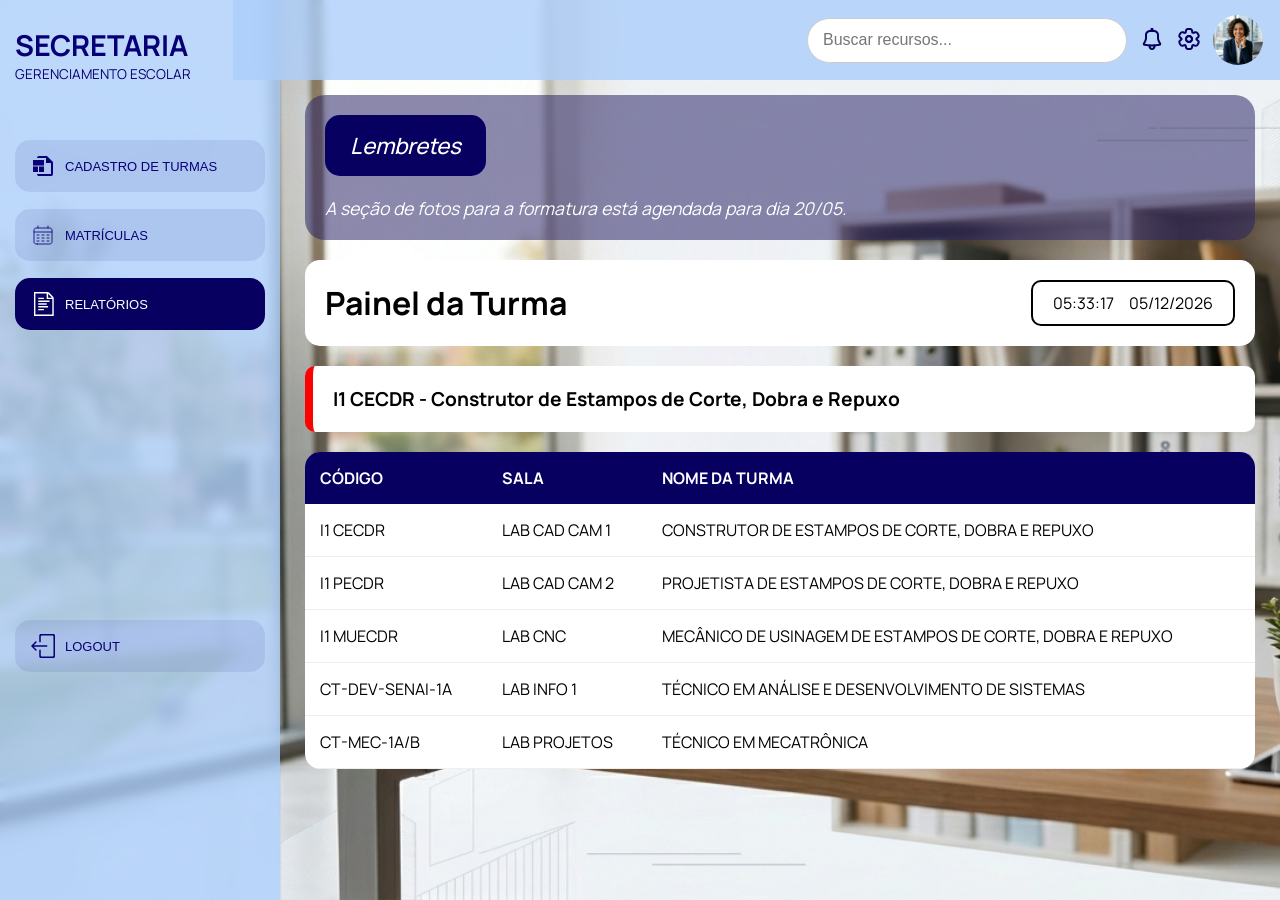
<file: secretaria.html>
<!DOCTYPE html>
<html lang="pt-BR">
<head>
<meta charset="UTF-8">
<meta name="viewport" content="width=device-width, initial-scale=1.0">
<title>Perfil Secretaria</title>
<link rel="stylesheet" href="secretaria.css">
</head>
<body>
<body>

<div class="layout">
        <div class="pesquisa">

            <input
                class="pesquisar"
                placeholder="Buscar recursos..."
                type="text">

            <button class="settings">
                <svg width="24px" height="24px" viewBox="0 0 24 24" fill="none" xmlns="http://www.w3.org/2000/svg"><g id="SVGRepo_bgCarrier" stroke-width="0"></g><g id="SVGRepo_tracerCarrier" stroke-linecap="round" stroke-linejoin="round"></g><g id="SVGRepo_iconCarrier"> <path fill-rule="evenodd" clip-rule="evenodd" d="M11.5 1C10.9477 1 10.5 1.44772 10.5 2V3H9.99998C7.23864 3 4.99999 5.23825 4.99999 7.99975V11C4.99999 11.7377 4.76718 12.5722 4.39739 13.4148C4.03165 14.2482 3.55876 15.0294 3.14142 15.6439C2.38188 16.7624 2.85216 18.5301 4.40564 18.8103C5.42144 18.9935 6.85701 19.2115 8.54656 19.3527C8.54454 19.4015 8.54352 19.4506 8.54352 19.5C8.54352 21.433 10.1105 23 12.0435 23C13.9765 23 15.5435 21.433 15.5435 19.5C15.5435 19.4482 15.5424 19.3966 15.5402 19.3453C17.1921 19.204 18.596 18.9903 19.5943 18.8103C21.1478 18.5301 21.6181 16.7624 20.8586 15.6439C20.4412 15.0294 19.9683 14.2482 19.6026 13.4148C19.2328 12.5722 19 11.7377 19 11V7.99975C19 5.23825 16.7613 3 14 3H13.5V2C13.5 1.44772 13.0523 1 12.5 1H11.5ZM12 19.5C12.5113 19.5 13.0122 19.4898 13.4997 19.4715C13.5076 20.2758 12.8541 20.9565 12.0435 20.9565C11.2347 20.9565 10.5803 20.2778 10.5872 19.4747C11.0473 19.491 11.5191 19.5 12 19.5ZM9.99998 5C8.34305 5 6.99999 6.34298 6.99999 7.99975V11C6.99999 12.1234 6.65547 13.2463 6.22878 14.2186C5.79804 15.2 5.25528 16.0911 4.79599 16.7675C4.78578 16.7825 4.78102 16.7969 4.77941 16.8113C4.77797 16.8242 4.77919 16.8362 4.78167 16.8458C6.3644 17.1303 9.00044 17.5 12 17.5C14.9995 17.5 17.6356 17.1303 19.2183 16.8458C19.2208 16.8362 19.222 16.8242 19.2206 16.8113C19.2189 16.7969 19.2142 16.7825 19.204 16.7675C18.7447 16.0911 18.2019 15.2 17.7712 14.2186C17.3445 13.2463 17 12.1234 17 11V7.99975C17 6.34298 15.6569 5 14 5H9.99998Z" fill="#080060"></path> </g></svg>
            </button>

            <button class="notifications">
                <svg width="24px" height="24px" viewBox="0 0 24.00 24.00" fill="none" xmlns="http://www.w3.org/2000/svg" stroke="#080060" stroke-width="0.00024000000000000003"><g id="SVGRepo_bgCarrier" stroke-width="0"></g><g id="SVGRepo_tracerCarrier" stroke-linecap="round" stroke-linejoin="round"></g><g id="SVGRepo_iconCarrier"> <path fill-rule="evenodd" clip-rule="evenodd" d="M12 8.00002C9.79085 8.00002 7.99999 9.79088 7.99999 12C7.99999 14.2092 9.79085 16 12 16C14.2091 16 16 14.2092 16 12C16 9.79088 14.2091 8.00002 12 8.00002ZM9.99999 12C9.99999 10.8955 10.8954 10 12 10C13.1046 10 14 10.8955 14 12C14 13.1046 13.1046 14 12 14C10.8954 14 9.99999 13.1046 9.99999 12Z" fill="#080060"></path> <path fill-rule="evenodd" clip-rule="evenodd" d="M12 8.00002C9.79085 8.00002 7.99999 9.79088 7.99999 12C7.99999 14.2092 9.79085 16 12 16C14.2091 16 16 14.2092 16 12C16 9.79088 14.2091 8.00002 12 8.00002ZM9.99999 12C9.99999 10.8955 10.8954 10 12 10C13.1046 10 14 10.8955 14 12C14 13.1046 13.1046 14 12 14C10.8954 14 9.99999 13.1046 9.99999 12Z" fill="#080060"></path> <path fill-rule="evenodd" clip-rule="evenodd" d="M10.7673 1.01709C10.9925 0.999829 11.2454 0.99993 11.4516 1.00001L12.5484 1.00001C12.7546 0.99993 13.0075 0.999829 13.2327 1.01709C13.4989 1.03749 13.8678 1.08936 14.2634 1.26937C14.7635 1.49689 15.1915 1.85736 15.5007 2.31147C15.7454 2.67075 15.8592 3.0255 15.9246 3.2843C15.9799 3.50334 16.0228 3.75249 16.0577 3.9557L16.1993 4.77635L16.2021 4.77788C16.2369 4.79712 16.2715 4.81659 16.306 4.8363L16.3086 4.83774L17.2455 4.49865C17.4356 4.42978 17.6693 4.34509 17.8835 4.28543C18.1371 4.2148 18.4954 4.13889 18.9216 4.17026C19.4614 4.20998 19.9803 4.39497 20.4235 4.70563C20.7734 4.95095 21.0029 5.23636 21.1546 5.4515C21.2829 5.63326 21.4103 5.84671 21.514 6.02029L22.0158 6.86003C22.1256 7.04345 22.2594 7.26713 22.3627 7.47527C22.4843 7.7203 22.6328 8.07474 22.6777 8.52067C22.7341 9.08222 22.6311 9.64831 22.3803 10.1539C22.1811 10.5554 21.9171 10.8347 21.7169 11.0212C21.5469 11.1795 21.3428 11.3417 21.1755 11.4746L20.5 12L21.1755 12.5254C21.3428 12.6584 21.5469 12.8205 21.7169 12.9789C21.9171 13.1653 22.1811 13.4446 22.3802 13.8461C22.631 14.3517 22.7341 14.9178 22.6776 15.4794C22.6328 15.9253 22.4842 16.2797 22.3626 16.5248C22.2593 16.7329 22.1255 16.9566 22.0158 17.14L21.5138 17.9799C21.4102 18.1535 21.2828 18.3668 21.1546 18.5485C21.0028 18.7637 20.7734 19.0491 20.4234 19.2944C19.9803 19.6051 19.4613 19.7901 18.9216 19.8298C18.4954 19.8612 18.1371 19.7852 17.8835 19.7146C17.6692 19.6549 17.4355 19.5703 17.2454 19.5014L16.3085 19.1623L16.306 19.1638C16.2715 19.1835 16.2369 19.2029 16.2021 19.2222L16.1993 19.2237L16.0577 20.0443C16.0228 20.2475 15.9799 20.4967 15.9246 20.7157C15.8592 20.9745 15.7454 21.3293 15.5007 21.6886C15.1915 22.1427 14.7635 22.5032 14.2634 22.7307C13.8678 22.9107 13.4989 22.9626 13.2327 22.983C13.0074 23.0002 12.7546 23.0001 12.5484 23H11.4516C11.2454 23.0001 10.9925 23.0002 10.7673 22.983C10.5011 22.9626 10.1322 22.9107 9.73655 22.7307C9.23648 22.5032 8.80849 22.1427 8.49926 21.6886C8.25461 21.3293 8.14077 20.9745 8.07542 20.7157C8.02011 20.4967 7.97723 20.2475 7.94225 20.0443L7.80068 19.2237L7.79791 19.2222C7.7631 19.2029 7.72845 19.1835 7.69396 19.1637L7.69142 19.1623L6.75458 19.5014C6.5645 19.5702 6.33078 19.6549 6.11651 19.7146C5.86288 19.7852 5.50463 19.8611 5.07841 19.8298C4.53866 19.7901 4.01971 19.6051 3.57654 19.2944C3.2266 19.0491 2.99714 18.7637 2.84539 18.5485C2.71718 18.3668 2.58974 18.1534 2.4861 17.9798L1.98418 17.14C1.87447 16.9566 1.74067 16.7329 1.63737 16.5248C1.51575 16.2797 1.36719 15.9253 1.32235 15.4794C1.26588 14.9178 1.36897 14.3517 1.61976 13.8461C1.81892 13.4446 2.08289 13.1653 2.28308 12.9789C2.45312 12.8205 2.65717 12.6584 2.82449 12.5254L3.47844 12.0054V11.9947L2.82445 11.4746C2.65712 11.3417 2.45308 11.1795 2.28304 11.0212C2.08285 10.8347 1.81888 10.5554 1.61972 10.1539C1.36893 9.64832 1.26584 9.08224 1.3223 8.52069C1.36714 8.07476 1.51571 7.72032 1.63732 7.47528C1.74062 7.26715 1.87443 7.04347 1.98414 6.86005L2.48605 6.02026C2.58969 5.84669 2.71714 5.63326 2.84534 5.45151C2.9971 5.23637 3.22655 4.95096 3.5765 4.70565C4.01966 4.39498 4.53862 4.20999 5.07837 4.17027C5.50458 4.1389 5.86284 4.21481 6.11646 4.28544C6.33072 4.34511 6.56444 4.4298 6.75451 4.49867L7.69141 4.83775L7.69394 4.8363C7.72844 4.8166 7.7631 4.79712 7.79791 4.77788L7.80068 4.77635L7.94225 3.95571C7.97723 3.7525 8.02011 3.50334 8.07542 3.2843C8.14077 3.0255 8.25461 2.67075 8.49926 2.31147C8.80849 1.85736 9.23648 1.49689 9.73655 1.26937C10.1322 1.08936 10.5011 1.03749 10.7673 1.01709ZM14.0938 4.3363C14.011 3.85634 13.9696 3.61637 13.8476 3.43717C13.7445 3.2858 13.6019 3.16564 13.4352 3.0898C13.2378 3.00002 12.9943 3.00002 12.5073 3.00002H11.4927C11.0057 3.00002 10.7621 3.00002 10.5648 3.0898C10.3981 3.16564 10.2555 3.2858 10.1524 3.43717C10.0304 3.61637 9.98895 3.85634 9.90615 4.3363L9.75012 5.24064C9.69445 5.56333 9.66662 5.72467 9.60765 5.84869C9.54975 5.97047 9.50241 6.03703 9.40636 6.13166C9.30853 6.22804 9.12753 6.3281 8.76554 6.52822C8.73884 6.54298 8.71227 6.55791 8.68582 6.57302C8.33956 6.77078 8.16643 6.86966 8.03785 6.90314C7.91158 6.93602 7.83293 6.94279 7.70289 6.93196C7.57049 6.92094 7.42216 6.86726 7.12551 6.7599L6.11194 6.39308C5.66271 6.2305 5.43809 6.14921 5.22515 6.16488C5.04524 6.17811 4.87225 6.23978 4.72453 6.34333C4.5497 6.46589 4.42715 6.67094 4.18206 7.08103L3.72269 7.84965C3.46394 8.2826 3.33456 8.49907 3.31227 8.72078C3.29345 8.90796 3.32781 9.09665 3.41141 9.26519C3.51042 9.4648 3.7078 9.62177 4.10256 9.9357L4.82745 10.5122C5.07927 10.7124 5.20518 10.8126 5.28411 10.9199C5.36944 11.036 5.40583 11.1114 5.44354 11.2504C5.47844 11.379 5.47844 11.586 5.47844 12C5.47844 12.414 5.47844 12.621 5.44354 12.7497C5.40582 12.8887 5.36944 12.9641 5.28413 13.0801C5.20518 13.1875 5.07927 13.2876 4.82743 13.4879L4.10261 14.0643C3.70785 14.3783 3.51047 14.5352 3.41145 14.7349C3.32785 14.9034 3.29349 15.0921 3.31231 15.2793C3.33461 15.501 3.46398 15.7174 3.72273 16.1504L4.1821 16.919C4.4272 17.3291 4.54974 17.5342 4.72457 17.6567C4.8723 17.7603 5.04528 17.8219 5.2252 17.8352C5.43813 17.8508 5.66275 17.7695 6.11199 17.607L7.12553 17.2402C7.42216 17.1328 7.5705 17.0791 7.7029 17.0681C7.83294 17.0573 7.91159 17.064 8.03786 17.0969C8.16644 17.1304 8.33956 17.2293 8.68582 17.427C8.71228 17.4421 8.73885 17.4571 8.76554 17.4718C9.12753 17.6719 9.30853 17.772 9.40635 17.8684C9.50241 17.963 9.54975 18.0296 9.60765 18.1514C9.66662 18.2754 9.69445 18.4367 9.75012 18.7594L9.90615 19.6637C9.98895 20.1437 10.0304 20.3837 10.1524 20.5629C10.2555 20.7142 10.3981 20.8344 10.5648 20.9102C10.7621 21 11.0057 21 11.4927 21H12.5073C12.9943 21 13.2378 21 13.4352 20.9102C13.6019 20.8344 13.7445 20.7142 13.8476 20.5629C13.9696 20.3837 14.011 20.1437 14.0938 19.6637L14.2499 18.7594C14.3055 18.4367 14.3334 18.2754 14.3923 18.1514C14.4502 18.0296 14.4976 17.963 14.5936 17.8684C14.6915 17.772 14.8725 17.6719 15.2344 17.4718C15.2611 17.4571 15.2877 17.4421 15.3141 17.427C15.6604 17.2293 15.8335 17.1304 15.9621 17.0969C16.0884 17.064 16.167 17.0573 16.2971 17.0681C16.4295 17.0791 16.5778 17.1328 16.8744 17.2402L17.888 17.607C18.3372 17.7696 18.5619 17.8509 18.7748 17.8352C18.9547 17.8219 19.1277 17.7603 19.2754 17.6567C19.4502 17.5342 19.5728 17.3291 19.8179 16.919L20.2773 16.1504C20.536 15.7175 20.6654 15.501 20.6877 15.2793C20.7065 15.0921 20.6721 14.9034 20.5885 14.7349C20.4895 14.5353 20.2921 14.3783 19.8974 14.0643L19.1726 13.4879C18.9207 13.2876 18.7948 13.1875 18.7159 13.0801C18.6306 12.9641 18.5942 12.8887 18.5564 12.7497C18.5215 12.6211 18.5215 12.414 18.5215 12C18.5215 11.586 18.5215 11.379 18.5564 11.2504C18.5942 11.1114 18.6306 11.036 18.7159 10.9199C18.7948 10.8126 18.9207 10.7124 19.1725 10.5122L19.8974 9.9357C20.2922 9.62176 20.4896 9.46479 20.5886 9.26517C20.6722 9.09664 20.7065 8.90795 20.6877 8.72076C20.6654 8.49906 20.5361 8.28259 20.2773 7.84964L19.8179 7.08102C19.5728 6.67093 19.4503 6.46588 19.2755 6.34332C19.1277 6.23977 18.9548 6.1781 18.7748 6.16486C18.5619 6.14919 18.3373 6.23048 17.888 6.39307L16.8745 6.75989C16.5778 6.86725 16.4295 6.92093 16.2971 6.93195C16.167 6.94278 16.0884 6.93601 15.9621 6.90313C15.8335 6.86965 15.6604 6.77077 15.3142 6.57302C15.2877 6.55791 15.2611 6.54298 15.2345 6.52822C14.8725 6.3281 14.6915 6.22804 14.5936 6.13166C14.4976 6.03703 14.4502 5.97047 14.3923 5.84869C14.3334 5.72467 14.3055 5.56332 14.2499 5.24064L14.0938 4.3363Z" fill="#080060"></path> </g></svg>
            </button>

            <button class="avatar"></button>

        </div>
    <!-- MENU LATERAL -->
    <aside class="coluna_menu">

        <div class="perfil">
            <h3>SECRETARIA</h3>
            <p>GERENCIAMENTO ESCOLAR</p>
        </div>

        <button type="button" class="menu-item" style="font-weight: 400;font-size: 13px">
            <svg fill="#080076" width="24px" height="24px" viewBox="0 0 24 24" xmlns="http://www.w3.org/2000/svg" stroke="#ffffff" stroke-width="0.00024000000000000003"><g id="SVGRepo_bgCarrier" stroke-width="0"></g><g id="SVGRepo_tracerCarrier" stroke-linecap="round" stroke-linejoin="round"></g><g id="SVGRepo_iconCarrier"> <path d="M15.991 2H7.97897C7.44774 2 6.93827 2.21071 6.56263 2.58579C6.187 2.96086 5.97596 3.46957 5.97596 4H14.9895V9H19.997V20H5.97596C5.97596 20.5304 6.187 21.0391 6.56263 21.4142C6.93827 21.7893 7.44774 22 7.97897 22H19.997C20.5282 22 21.0377 21.7893 21.4133 21.4142C21.789 21.0391 22 20.5304 22 20V8L15.991 2Z"></path> <path d="M13.0165 12.46H8.00901V18H13.0165V12.46Z"></path> <path d="M13.0165 6H2V11.54H13.0165V6Z"></path> <path d="M7.00751 12.46H2V18H7.00751V12.46Z"></path> </g></svg>
            <span>CADASTRO DE TURMAS</span>
        </button>

        <button type="button" class="menu-item" style="font-weight: 400;font-size: 13px">
             <svg width="24px" height="24px" viewBox="0 0 24 24" fill="none" xmlns="http://www.w3.org/2000/svg" stroke="#080076"><g id="SVGRepo_bgCarrier" stroke-width="0"></g><g id="SVGRepo_tracerCarrier" stroke-linecap="round" stroke-linejoin="round"></g><g id="SVGRepo_iconCarrier"> <path d="M3 9H21M7 3V5M17 3V5M6 12H8M11 12H13M16 12H18M6 15H8M11 15H13M16 15H18M6 18H8M11 18H13M16 18H18M6.2 21H17.8C18.9201 21 19.4802 21 19.908 20.782C20.2843 20.5903 20.5903 20.2843 20.782 19.908C21 19.4802 21 18.9201 21 17.8V8.2C21 7.07989 21 6.51984 20.782 6.09202C20.5903 5.71569 20.2843 5.40973 19.908 5.21799C19.4802 5 18.9201 5 17.8 5H6.2C5.0799 5 4.51984 5 4.09202 5.21799C3.71569 5.40973 3.40973 5.71569 3.21799 6.09202C3 6.51984 3 7.07989 3 8.2V17.8C3 18.9201 3 19.4802 3.21799 19.908C3.40973 20.2843 3.71569 20.5903 4.09202 20.782C4.51984 21 5.07989 21 6.2 21Z" stroke="#080076" stroke-width="0.8399999999999999" stroke-linecap="round"></path> </g></svg>
            <span>MATRÍCULAS</span>
        </button>

        <button type="button" class="menu-item" style="font-weight: 400;font-size: 13px;background-color: #080060;color: white;">
            <svg fill="#ffffff" width="24px" height="24px" viewBox="0 0 1920 1920" xmlns="http://www.w3.org/2000/svg"><g id="SVGRepo_bgCarrier" stroke-width="0"></g><g id="SVGRepo_tracerCarrier" stroke-linecap="round" stroke-linejoin="round"></g><g id="SVGRepo_iconCarrier"> <path d="M1706.235 1807.059H350.941V112.94h903.53v451.765h451.764v1242.353Zm-338.823-1670.74 315.443 315.447h-315.443V136.32Zm402.182 242.487L1440.372 49.58C1408.296 17.62 1365.717 0 1320.542 0H238v1920h1581.175V498.635c0-45.176-17.618-87.755-49.58-119.83ZM576.823 1242.353h790.589v-112.94H576.823v112.94Zm0-451.765h903.53V677.647h-903.53v112.941Zm0 677.647h451.765v-112.941H576.823v112.941Zm0-451.764h677.648V903.53H576.823v112.941Zm0-451.765h451.765V451.765H576.823v112.941Z" fill-rule="evenodd"></path> </g></svg>
            <span>RELATÓRIOS</span>
        </button>

        <button type="button" class="logout" id="logout" style="font-weight: 400;font-size: 13px">
             <svg fill="#080076" width="24px" height="24px" viewBox="0 0 32 32" version="1.1" xmlns="http://www.w3.org/2000/svg"><g id="SVGRepo_bgCarrier" stroke-width="0"></g><g id="SVGRepo_tracerCarrier" stroke-linecap="round" stroke-linejoin="round"></g><g id="SVGRepo_iconCarrier"> <path d="M3.651 16.989h17.326c0.553 0 1-0.448 1-1s-0.447-1-1-1h-17.264l3.617-3.617c0.391-0.39 0.391-1.024 0-1.414s-1.024-0.39-1.414 0l-5.907 6.062 5.907 6.063c0.196 0.195 0.451 0.293 0.707 0.293s0.511-0.098 0.707-0.293c0.391-0.39 0.391-1.023 0-1.414zM29.989 0h-17c-1.105 0-2 0.895-2 2v9h2.013v-7.78c0-0.668 0.542-1.21 1.21-1.21h14.523c0.669 0 1.21 0.542 1.21 1.21l0.032 25.572c0 0.668-0.541 1.21-1.21 1.21h-14.553c-0.668 0-1.21-0.542-1.21-1.21v-7.824l-2.013 0.003v9.030c0 1.105 0.895 2 2 2h16.999c1.105 0 2.001-0.895 2.001-2v-28c-0-1.105-0.896-2-2-2z"></path> </g></svg>
            <span>LOGOUT</span>
        </button>

    </aside>

    <!-- CONTEÚDO -->
    <main class="conteudo">



        <div class="alerta">

            <div class="alerta-titulo">
                <i style="font-weight: 500">Lembretes</i>
            </div>

            <div class="alerta-texto">
                <p>
                    <i>A seção de fotos para a formatura está
                    agendada para dia 20/05.</i>
                </p>
            </div>

        </div>

        <div class="indicadores">

            <div class="topo">

                <h1>Painel da Turma</h1>

                <div class="relogio-container">
                    <div id="relogio">00:00:00</div>
                    <div id="data">Data</div>
                </div>

            </div>

            <div class="resumo">

                <div class="cardmanutencao">
                    <span>
                        I1 CECDR - Construtor de Estampos
                        de Corte, Dobra e Repuxo
                    </span>
                </div>

            </div>

            <div class="tabela-corpo">

                <table class="tabela">

                    <thead>
                        <tr>
                            <th>CÓDIGO</th>
                            <th>SALA</th>
                            <th>NOME DA TURMA</th>
                        </tr>
                    </thead>

                    <tbody>

                        <tr>
                            <td>I1 CECDR</td>
                            <td>LAB CAD CAM 1</td>
                            <td>CONSTRUTOR DE ESTAMPOS DE CORTE, DOBRA E REPUXO</td>
                        </tr>

                        <tr>
                            <td>I1 PECDR</td>
                            <td>LAB CAD CAM 2</td>
                            <td>PROJETISTA DE ESTAMPOS DE CORTE, DOBRA E REPUXO</td>
                        </tr>

                        <tr>
                            <td>I1 MUECDR</td>
                            <td>LAB CNC</td>
                            <td>MECÂNICO DE USINAGEM DE ESTAMPOS DE CORTE, DOBRA E REPUXO</td>
                        </tr>

                        <tr>
                            <td>CT-DEV-SENAI-1A</td>
                            <td>LAB INFO 1</td>
                            <td>TÉCNICO EM ANÁLISE E DESENVOLVIMENTO DE SISTEMAS</td>
                        </tr>

                        <tr>
                            <td>CT-MEC-1A/B</td>
                            <td>LAB PROJETOS</td>
                            <td>TÉCNICO EM MECATRÔNICA</td>
                        </tr>

                    </tbody>

                </table>

            </div>

        </div>

    </main>

</div>

<script src="secretaria.js"></script>

</body>

</body>
</html>
</file>
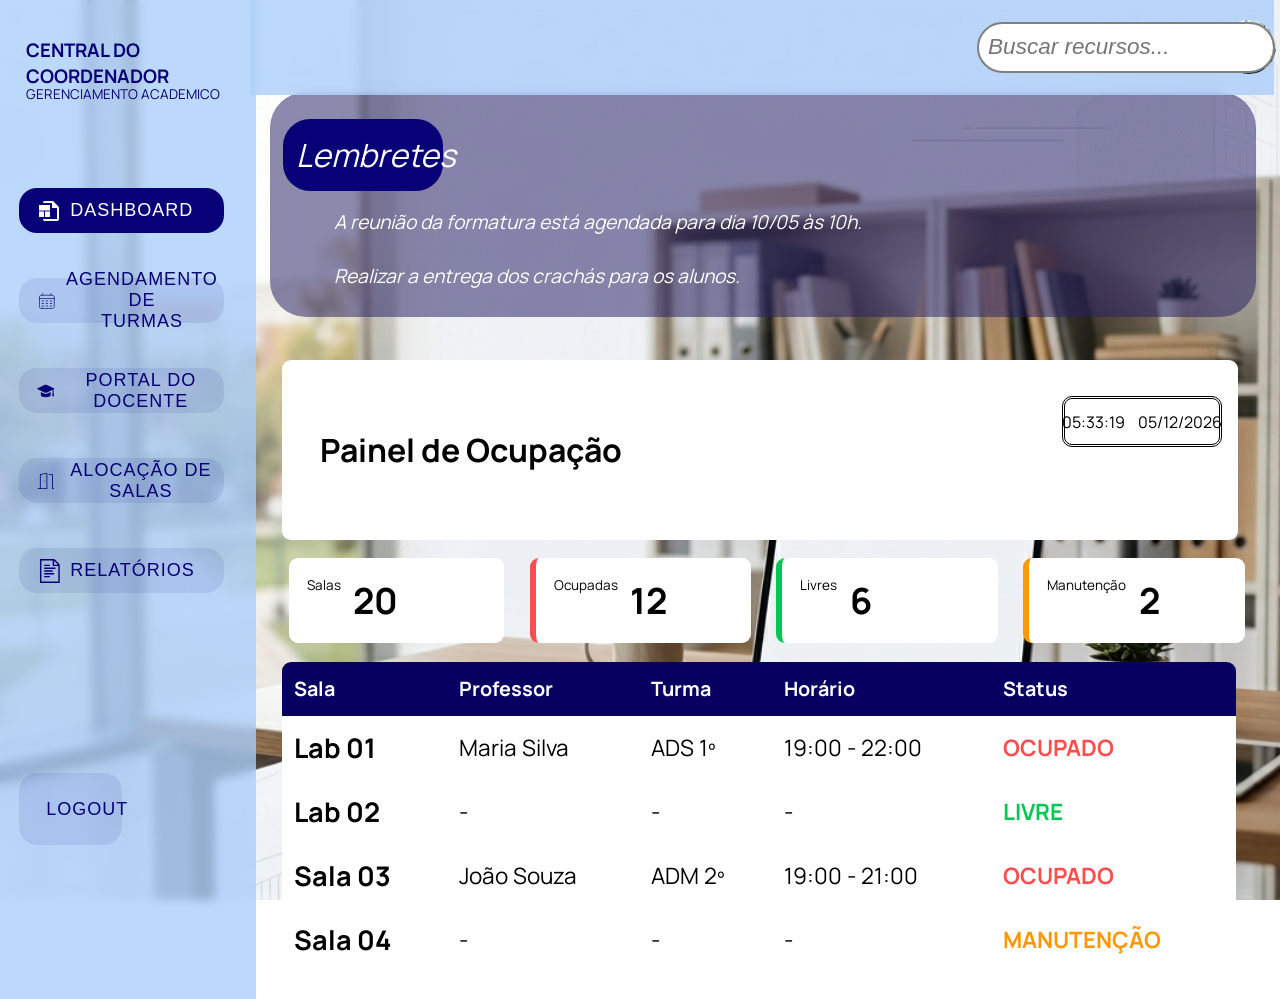
<file: tela_coordenador/coordenador.html>
<!DOCTYPE html>
<html lang="en">
<head>
    <meta charset="UTF-8">
    <meta name="viewport" content="width=device-width, initial-scale=1.0">
    <title>Central do Coordenador</title>
    <link rel="stylesheet" href="coordenador.css">

    <style>
        body{
            background-image: url('assets/coordenacao.png');
            background-repeat: no-repeat;
            background-attachment: fixed;
            background-size: cover;
            background-position: center;
            }
    </style>

</head>

<body>
<div class="corpo">
    <div class="coluna_menu">
        <div class="perfil">
            <h3>CENTRAL DO <br>COORDENADOR</h3>
            <p style="margin-top: -2.5vh; font-size: 1.5vh;">GERENCIAMENTO ACADEMICO</p>
        </div>

        <button type="button" class="painel">
            <svg fill="#ffffff" width="24px" height="24px" viewBox="0 0 24 24" xmlns="http://www.w3.org/2000/svg" stroke="#ffffff" stroke-width="0.00024000000000000003"><g id="SVGRepo_bgCarrier" stroke-width="0"></g><g id="SVGRepo_tracerCarrier" stroke-linecap="round" stroke-linejoin="round"></g><g id="SVGRepo_iconCarrier"> <path d="M15.991 2H7.97897C7.44774 2 6.93827 2.21071 6.56263 2.58579C6.187 2.96086 5.97596 3.46957 5.97596 4H14.9895V9H19.997V20H5.97596C5.97596 20.5304 6.187 21.0391 6.56263 21.4142C6.93827 21.7893 7.44774 22 7.97897 22H19.997C20.5282 22 21.0377 21.7893 21.4133 21.4142C21.789 21.0391 22 20.5304 22 20V8L15.991 2Z"></path> <path d="M13.0165 12.46H8.00901V18H13.0165V12.46Z"></path> <path d="M13.0165 6H2V11.54H13.0165V6Z"></path> <path d="M7.00751 12.46H2V18H7.00751V12.46Z"></path> </g></svg>
            <span>DASHBOARD</span>
        </button>

        <button type="button" class="agendamento">
            <svg width="24px" height="24px" viewBox="0 0 24 24" fill="none" xmlns="http://www.w3.org/2000/svg" stroke="#080076"><g id="SVGRepo_bgCarrier" stroke-width="0"></g><g id="SVGRepo_tracerCarrier" stroke-linecap="round" stroke-linejoin="round"></g><g id="SVGRepo_iconCarrier"> <path d="M3 9H21M7 3V5M17 3V5M6 12H8M11 12H13M16 12H18M6 15H8M11 15H13M16 15H18M6 18H8M11 18H13M16 18H18M6.2 21H17.8C18.9201 21 19.4802 21 19.908 20.782C20.2843 20.5903 20.5903 20.2843 20.782 19.908C21 19.4802 21 18.9201 21 17.8V8.2C21 7.07989 21 6.51984 20.782 6.09202C20.5903 5.71569 20.2843 5.40973 19.908 5.21799C19.4802 5 18.9201 5 17.8 5H6.2C5.0799 5 4.51984 5 4.09202 5.21799C3.71569 5.40973 3.40973 5.71569 3.21799 6.09202C3 6.51984 3 7.07989 3 8.2V17.8C3 18.9201 3 19.4802 3.21799 19.908C3.40973 20.2843 3.71569 20.5903 4.09202 20.782C4.51984 21 5.07989 21 6.2 21Z" stroke="#080076" stroke-width="0.8399999999999999" stroke-linecap="round"></path> </g></svg>
            <span>AGENDAMENTO DE <br>TURMAS</span>
        </button>

        <button type="button" class="portal">
            <svg height="24px" width="24px" version="1.1" id="_x32_" xmlns="http://www.w3.org/2000/svg" xmlns:xlink="http://www.w3.org/1999/xlink" viewBox="0 0 512.00 512.00" xml:space="preserve" fill="#080076" stroke="#080076" stroke-width="0.00512"><g id="SVGRepo_bgCarrier" stroke-width="0"></g><g id="SVGRepo_tracerCarrier" stroke-linecap="round" stroke-linejoin="round"></g><g id="SVGRepo_iconCarrier"> <style type="text/css"> .st0{fill:#080076;} </style> <g> <path class="st0" d="M505.837,180.418L279.265,76.124c-7.349-3.385-15.177-5.093-23.265-5.093c-8.088,0-15.914,1.708-23.265,5.093 L6.163,180.418C2.418,182.149,0,185.922,0,190.045s2.418,7.896,6.163,9.627l226.572,104.294c7.349,3.385,15.177,5.101,23.265,5.101 c8.088,0,15.916-1.716,23.267-5.101l178.812-82.306v82.881c-7.096,0.8-12.63,6.84-12.63,14.138c0,6.359,4.208,11.864,10.206,13.618 l-12.092,79.791h55.676l-12.09-79.791c5.996-1.754,10.204-7.259,10.204-13.618c0-7.298-5.534-13.338-12.63-14.138v-95.148 l21.116-9.721c3.744-1.731,6.163-5.504,6.163-9.627S509.582,182.149,505.837,180.418z"></path> <path class="st0" d="M256,346.831c-11.246,0-22.143-2.391-32.386-7.104L112.793,288.71v101.638 c0,22.314,67.426,50.621,143.207,50.621c75.782,0,143.209-28.308,143.209-50.621V288.71l-110.827,51.017 C278.145,344.44,267.25,346.831,256,346.831z"></path> </g> </g></svg>
            <span>PORTAL DO DOCENTE</span>
        </button>

        <button type="button" class="salas">
            <svg fill="#080076" width="24px" height="24px" viewBox="0 0 32 32" version="1.1" xmlns="http://www.w3.org/2000/svg"><g id="SVGRepo_bgCarrier" stroke-width="0"></g><g id="SVGRepo_tracerCarrier" stroke-linecap="round" stroke-linejoin="round"></g><g id="SVGRepo_iconCarrier"> <title>door-open</title> <path d="M30 29.25h-1.25v-25.25c-0-0.414-0.336-0.75-0.75-0.75h-6c-0.414 0-0.75 0.336-0.75 0.75s0.336 0.75 0.75 0.75v0h5.25v25.25c0 0.414 0.336 0.75 0.75 0.75h2c0.414 0 0.75-0.336 0.75-0.75s-0.336-0.75-0.75-0.75v0zM17.853 1.26l-11.977 2c-0.357 0.062-0.626 0.37-0.626 0.74 0 0 0 0 0 0v0 25.25h-3.25c-0.414 0-0.75 0.336-0.75 0.75s0.336 0.75 0.75 0.75v0h15.977c0.414-0 0.75-0.336 0.75-0.75v0-28c-0.001-0.414-0.337-0.75-0.751-0.75-0.043 0-0.086 0.004-0.127 0.011l0.004-0.001zM6.75 29.25v-24.615l10.477-1.749v26.364zM13.979 15.3c-0.082-0.030-0.177-0.048-0.276-0.048-0.21 0-0.401 0.079-0.545 0.209l0.001-0.001c-0.136 0.139-0.22 0.33-0.22 0.54s0.084 0.401 0.22 0.54l-0-0c0.145 0.122 0.334 0.197 0.539 0.199h0.001c0.1-0.002 0.197-0.016 0.288-0.042l-0.008 0.002c0.094-0.039 0.173-0.092 0.24-0.159v0c0.136-0.139 0.22-0.33 0.22-0.54s-0.084-0.401-0.22-0.54l0 0c-0.067-0.068-0.147-0.122-0.236-0.158l-0.005-0.002z"></path> </g></svg>
            <span>ALOCAÇÃO DE SALAS</span>
        </button>

        <button type="button" class="relatorios">
            <svg fill="#080076" width="24px" height="24px" viewBox="0 0 1920 1920" xmlns="http://www.w3.org/2000/svg"><g id="SVGRepo_bgCarrier" stroke-width="0"></g><g id="SVGRepo_tracerCarrier" stroke-linecap="round" stroke-linejoin="round"></g><g id="SVGRepo_iconCarrier"> <path d="M1706.235 1807.059H350.941V112.94h903.53v451.765h451.764v1242.353Zm-338.823-1670.74 315.443 315.447h-315.443V136.32Zm402.182 242.487L1440.372 49.58C1408.296 17.62 1365.717 0 1320.542 0H238v1920h1581.175V498.635c0-45.176-17.618-87.755-49.58-119.83ZM576.823 1242.353h790.589v-112.94H576.823v112.94Zm0-451.765h903.53V677.647h-903.53v112.941Zm0 677.647h451.765v-112.941H576.823v112.941Zm0-451.764h677.648V903.53H576.823v112.941Zm0-451.765h451.765V451.765H576.823v112.941Z" fill-rule="evenodd"></path> </g></svg>
            <span>RELATÓRIOS</span>
        </button>

        <button type="button" class="logout" id="logout">
            <svg fill="#080076" width="24px" height="24px" viewBox="0 0 32 32" version="1.1" xmlns="http://www.w3.org/2000/svg"><g id="SVGRepo_bgCarrier" stroke-width="0"></g><g id="SVGRepo_tracerCarrier" stroke-linecap="round" stroke-linejoin="round"></g><g id="SVGRepo_iconCarrier"> <path d="M3.651 16.989h17.326c0.553 0 1-0.448 1-1s-0.447-1-1-1h-17.264l3.617-3.617c0.391-0.39 0.391-1.024 0-1.414s-1.024-0.39-1.414 0l-5.907 6.062 5.907 6.063c0.196 0.195 0.451 0.293 0.707 0.293s0.511-0.098 0.707-0.293c0.391-0.39 0.391-1.023 0-1.414zM29.989 0h-17c-1.105 0-2 0.895-2 2v9h2.013v-7.78c0-0.668 0.542-1.21 1.21-1.21h14.523c0.669 0 1.21 0.542 1.21 1.21l0.032 25.572c0 0.668-0.541 1.21-1.21 1.21h-14.553c-0.668 0-1.21-0.542-1.21-1.21v-7.824l-2.013 0.003v9.030c0 1.105 0.895 2 2 2h16.999c1.105 0 2.001-0.895 2.001-2v-28c-0-1.105-0.896-2-2-2z"></path> </g></svg>
            <span>LOGOUT</span>
        </button>
    </div>

    

    <div class="alerta">
        <div class="alerta-titulo">
            Lembretes
        </div>
        <div class="alerta-texto">
            <p>A reunião da formatura está agendada para dia 10/05 às 10h.<br>
            Realizar a entrega dos crachás para os alunos.</p>
        </div>
    </div>
    <div class="indicadores">

    <div class="topo">
        <h1>Painel de Ocupação</h1>
        <div class="relogio-container">
            <div id="relogio">00:00:00</div>
            <div id="data">Data</div>
    </div>
    </div>

        <div class="resumo">
    <div class="card">
        <span>Salas</span>
        <strong>20</strong>
    </div>

    <div class="card ocupado">
        <span>Ocupadas</span>
        <strong>12</strong>
    </div>

    <div class="card livre">
        <span>Livres</span>
        <strong>6</strong>
    </div>

    <div class="card manutencao">
        <span>Manutenção</span>
        <strong>2</strong>
    </div>
</div>

<div class="tabela-corpo">
<table class="tabela">
    <thead>
        <tr>
            <th>Sala</th>
            <th>Professor</th>
            <th>Turma</th>
            <th>Horário</th>
            <th>Status</th>
        </tr>
    </thead>

    <tbody>
        <tr>
            <td>Lab 01</td>
            <td>Maria Silva</td>
            <td>ADS 1º</td>
            <td>19:00 - 22:00</td>
            <td class="ocupado">OCUPADO</td>
        </tr>

        <tr>
            <td>Lab 02</td>
            <td>-</td>
            <td>-</td>
            <td>-</td>
            <td class="livre">LIVRE</td>
        </tr>

        <tr>
            <td>Sala 03</td>
            <td>João Souza</td>
            <td>ADM 2º</td>
            <td>19:00 - 21:00</td>
            <td class="ocupado">OCUPADO</td>
        </tr>

        <tr>
            <td>Sala 04</td>
            <td>-</td>
            <td>-</td>
            <td>-</td>
            <td class="manutencao">MANUTENÇÃO</td>
        </tr>
    </tbody>
</table>
    </div>

<div class="pesquisa">
        <button type="button" class="avatar">
        </button>

        <button type="button" class="settings">
            <svg width="24px" height="24px" viewBox="0 0 24 24" fill="none" xmlns="http://www.w3.org/2000/svg"><g id="SVGRepo_bgCarrier" stroke-width="0"></g><g id="SVGRepo_tracerCarrier" stroke-linecap="round" stroke-linejoin="round"></g><g id="SVGRepo_iconCarrier"> <path fill-rule="evenodd" clip-rule="evenodd" d="M11.5 1C10.9477 1 10.5 1.44772 10.5 2V3H9.99998C7.23864 3 4.99999 5.23825 4.99999 7.99975V11C4.99999 11.7377 4.76718 12.5722 4.39739 13.4148C4.03165 14.2482 3.55876 15.0294 3.14142 15.6439C2.38188 16.7624 2.85216 18.5301 4.40564 18.8103C5.42144 18.9935 6.85701 19.2115 8.54656 19.3527C8.54454 19.4015 8.54352 19.4506 8.54352 19.5C8.54352 21.433 10.1105 23 12.0435 23C13.9765 23 15.5435 21.433 15.5435 19.5C15.5435 19.4482 15.5424 19.3966 15.5402 19.3453C17.1921 19.204 18.596 18.9903 19.5943 18.8103C21.1478 18.5301 21.6181 16.7624 20.8586 15.6439C20.4412 15.0294 19.9683 14.2482 19.6026 13.4148C19.2328 12.5722 19 11.7377 19 11V7.99975C19 5.23825 16.7613 3 14 3H13.5V2C13.5 1.44772 13.0523 1 12.5 1H11.5ZM12 19.5C12.5113 19.5 13.0122 19.4898 13.4997 19.4715C13.5076 20.2758 12.8541 20.9565 12.0435 20.9565C11.2347 20.9565 10.5803 20.2778 10.5872 19.4747C11.0473 19.491 11.5191 19.5 12 19.5ZM9.99998 5C8.34305 5 6.99999 6.34298 6.99999 7.99975V11C6.99999 12.1234 6.65547 13.2463 6.22878 14.2186C5.79804 15.2 5.25528 16.0911 4.79599 16.7675C4.78578 16.7825 4.78102 16.7969 4.77941 16.8113C4.77797 16.8242 4.77919 16.8362 4.78167 16.8458C6.3644 17.1303 9.00044 17.5 12 17.5C14.9995 17.5 17.6356 17.1303 19.2183 16.8458C19.2208 16.8362 19.222 16.8242 19.2206 16.8113C19.2189 16.7969 19.2142 16.7825 19.204 16.7675C18.7447 16.0911 18.2019 15.2 17.7712 14.2186C17.3445 13.2463 17 12.1234 17 11V7.99975C17 6.34298 15.6569 5 14 5H9.99998Z" fill="#080060"></path> </g></svg>
        </button>

        <button type="button" class="notifications">
            <svg width="24px" height="24px" viewBox="0 0 24.00 24.00" fill="none" xmlns="http://www.w3.org/2000/svg" stroke="#080060" stroke-width="0.00024000000000000003"><g id="SVGRepo_bgCarrier" stroke-width="0"></g><g id="SVGRepo_tracerCarrier" stroke-linecap="round" stroke-linejoin="round"></g><g id="SVGRepo_iconCarrier"> <path fill-rule="evenodd" clip-rule="evenodd" d="M12 8.00002C9.79085 8.00002 7.99999 9.79088 7.99999 12C7.99999 14.2092 9.79085 16 12 16C14.2091 16 16 14.2092 16 12C16 9.79088 14.2091 8.00002 12 8.00002ZM9.99999 12C9.99999 10.8955 10.8954 10 12 10C13.1046 10 14 10.8955 14 12C14 13.1046 13.1046 14 12 14C10.8954 14 9.99999 13.1046 9.99999 12Z" fill="#080060"></path> <path fill-rule="evenodd" clip-rule="evenodd" d="M12 8.00002C9.79085 8.00002 7.99999 9.79088 7.99999 12C7.99999 14.2092 9.79085 16 12 16C14.2091 16 16 14.2092 16 12C16 9.79088 14.2091 8.00002 12 8.00002ZM9.99999 12C9.99999 10.8955 10.8954 10 12 10C13.1046 10 14 10.8955 14 12C14 13.1046 13.1046 14 12 14C10.8954 14 9.99999 13.1046 9.99999 12Z" fill="#080060"></path> <path fill-rule="evenodd" clip-rule="evenodd" d="M10.7673 1.01709C10.9925 0.999829 11.2454 0.99993 11.4516 1.00001L12.5484 1.00001C12.7546 0.99993 13.0075 0.999829 13.2327 1.01709C13.4989 1.03749 13.8678 1.08936 14.2634 1.26937C14.7635 1.49689 15.1915 1.85736 15.5007 2.31147C15.7454 2.67075 15.8592 3.0255 15.9246 3.2843C15.9799 3.50334 16.0228 3.75249 16.0577 3.9557L16.1993 4.77635L16.2021 4.77788C16.2369 4.79712 16.2715 4.81659 16.306 4.8363L16.3086 4.83774L17.2455 4.49865C17.4356 4.42978 17.6693 4.34509 17.8835 4.28543C18.1371 4.2148 18.4954 4.13889 18.9216 4.17026C19.4614 4.20998 19.9803 4.39497 20.4235 4.70563C20.7734 4.95095 21.0029 5.23636 21.1546 5.4515C21.2829 5.63326 21.4103 5.84671 21.514 6.02029L22.0158 6.86003C22.1256 7.04345 22.2594 7.26713 22.3627 7.47527C22.4843 7.7203 22.6328 8.07474 22.6777 8.52067C22.7341 9.08222 22.6311 9.64831 22.3803 10.1539C22.1811 10.5554 21.9171 10.8347 21.7169 11.0212C21.5469 11.1795 21.3428 11.3417 21.1755 11.4746L20.5 12L21.1755 12.5254C21.3428 12.6584 21.5469 12.8205 21.7169 12.9789C21.9171 13.1653 22.1811 13.4446 22.3802 13.8461C22.631 14.3517 22.7341 14.9178 22.6776 15.4794C22.6328 15.9253 22.4842 16.2797 22.3626 16.5248C22.2593 16.7329 22.1255 16.9566 22.0158 17.14L21.5138 17.9799C21.4102 18.1535 21.2828 18.3668 21.1546 18.5485C21.0028 18.7637 20.7734 19.0491 20.4234 19.2944C19.9803 19.6051 19.4613 19.7901 18.9216 19.8298C18.4954 19.8612 18.1371 19.7852 17.8835 19.7146C17.6692 19.6549 17.4355 19.5703 17.2454 19.5014L16.3085 19.1623L16.306 19.1638C16.2715 19.1835 16.2369 19.2029 16.2021 19.2222L16.1993 19.2237L16.0577 20.0443C16.0228 20.2475 15.9799 20.4967 15.9246 20.7157C15.8592 20.9745 15.7454 21.3293 15.5007 21.6886C15.1915 22.1427 14.7635 22.5032 14.2634 22.7307C13.8678 22.9107 13.4989 22.9626 13.2327 22.983C13.0074 23.0002 12.7546 23.0001 12.5484 23H11.4516C11.2454 23.0001 10.9925 23.0002 10.7673 22.983C10.5011 22.9626 10.1322 22.9107 9.73655 22.7307C9.23648 22.5032 8.80849 22.1427 8.49926 21.6886C8.25461 21.3293 8.14077 20.9745 8.07542 20.7157C8.02011 20.4967 7.97723 20.2475 7.94225 20.0443L7.80068 19.2237L7.79791 19.2222C7.7631 19.2029 7.72845 19.1835 7.69396 19.1637L7.69142 19.1623L6.75458 19.5014C6.5645 19.5702 6.33078 19.6549 6.11651 19.7146C5.86288 19.7852 5.50463 19.8611 5.07841 19.8298C4.53866 19.7901 4.01971 19.6051 3.57654 19.2944C3.2266 19.0491 2.99714 18.7637 2.84539 18.5485C2.71718 18.3668 2.58974 18.1534 2.4861 17.9798L1.98418 17.14C1.87447 16.9566 1.74067 16.7329 1.63737 16.5248C1.51575 16.2797 1.36719 15.9253 1.32235 15.4794C1.26588 14.9178 1.36897 14.3517 1.61976 13.8461C1.81892 13.4446 2.08289 13.1653 2.28308 12.9789C2.45312 12.8205 2.65717 12.6584 2.82449 12.5254L3.47844 12.0054V11.9947L2.82445 11.4746C2.65712 11.3417 2.45308 11.1795 2.28304 11.0212C2.08285 10.8347 1.81888 10.5554 1.61972 10.1539C1.36893 9.64832 1.26584 9.08224 1.3223 8.52069C1.36714 8.07476 1.51571 7.72032 1.63732 7.47528C1.74062 7.26715 1.87443 7.04347 1.98414 6.86005L2.48605 6.02026C2.58969 5.84669 2.71714 5.63326 2.84534 5.45151C2.9971 5.23637 3.22655 4.95096 3.5765 4.70565C4.01966 4.39498 4.53862 4.20999 5.07837 4.17027C5.50458 4.1389 5.86284 4.21481 6.11646 4.28544C6.33072 4.34511 6.56444 4.4298 6.75451 4.49867L7.69141 4.83775L7.69394 4.8363C7.72844 4.8166 7.7631 4.79712 7.79791 4.77788L7.80068 4.77635L7.94225 3.95571C7.97723 3.7525 8.02011 3.50334 8.07542 3.2843C8.14077 3.0255 8.25461 2.67075 8.49926 2.31147C8.80849 1.85736 9.23648 1.49689 9.73655 1.26937C10.1322 1.08936 10.5011 1.03749 10.7673 1.01709ZM14.0938 4.3363C14.011 3.85634 13.9696 3.61637 13.8476 3.43717C13.7445 3.2858 13.6019 3.16564 13.4352 3.0898C13.2378 3.00002 12.9943 3.00002 12.5073 3.00002H11.4927C11.0057 3.00002 10.7621 3.00002 10.5648 3.0898C10.3981 3.16564 10.2555 3.2858 10.1524 3.43717C10.0304 3.61637 9.98895 3.85634 9.90615 4.3363L9.75012 5.24064C9.69445 5.56333 9.66662 5.72467 9.60765 5.84869C9.54975 5.97047 9.50241 6.03703 9.40636 6.13166C9.30853 6.22804 9.12753 6.3281 8.76554 6.52822C8.73884 6.54298 8.71227 6.55791 8.68582 6.57302C8.33956 6.77078 8.16643 6.86966 8.03785 6.90314C7.91158 6.93602 7.83293 6.94279 7.70289 6.93196C7.57049 6.92094 7.42216 6.86726 7.12551 6.7599L6.11194 6.39308C5.66271 6.2305 5.43809 6.14921 5.22515 6.16488C5.04524 6.17811 4.87225 6.23978 4.72453 6.34333C4.5497 6.46589 4.42715 6.67094 4.18206 7.08103L3.72269 7.84965C3.46394 8.2826 3.33456 8.49907 3.31227 8.72078C3.29345 8.90796 3.32781 9.09665 3.41141 9.26519C3.51042 9.4648 3.7078 9.62177 4.10256 9.9357L4.82745 10.5122C5.07927 10.7124 5.20518 10.8126 5.28411 10.9199C5.36944 11.036 5.40583 11.1114 5.44354 11.2504C5.47844 11.379 5.47844 11.586 5.47844 12C5.47844 12.414 5.47844 12.621 5.44354 12.7497C5.40582 12.8887 5.36944 12.9641 5.28413 13.0801C5.20518 13.1875 5.07927 13.2876 4.82743 13.4879L4.10261 14.0643C3.70785 14.3783 3.51047 14.5352 3.41145 14.7349C3.32785 14.9034 3.29349 15.0921 3.31231 15.2793C3.33461 15.501 3.46398 15.7174 3.72273 16.1504L4.1821 16.919C4.4272 17.3291 4.54974 17.5342 4.72457 17.6567C4.8723 17.7603 5.04528 17.8219 5.2252 17.8352C5.43813 17.8508 5.66275 17.7695 6.11199 17.607L7.12553 17.2402C7.42216 17.1328 7.5705 17.0791 7.7029 17.0681C7.83294 17.0573 7.91159 17.064 8.03786 17.0969C8.16644 17.1304 8.33956 17.2293 8.68582 17.427C8.71228 17.4421 8.73885 17.4571 8.76554 17.4718C9.12753 17.6719 9.30853 17.772 9.40635 17.8684C9.50241 17.963 9.54975 18.0296 9.60765 18.1514C9.66662 18.2754 9.69445 18.4367 9.75012 18.7594L9.90615 19.6637C9.98895 20.1437 10.0304 20.3837 10.1524 20.5629C10.2555 20.7142 10.3981 20.8344 10.5648 20.9102C10.7621 21 11.0057 21 11.4927 21H12.5073C12.9943 21 13.2378 21 13.4352 20.9102C13.6019 20.8344 13.7445 20.7142 13.8476 20.5629C13.9696 20.3837 14.011 20.1437 14.0938 19.6637L14.2499 18.7594C14.3055 18.4367 14.3334 18.2754 14.3923 18.1514C14.4502 18.0296 14.4976 17.963 14.5936 17.8684C14.6915 17.772 14.8725 17.6719 15.2344 17.4718C15.2611 17.4571 15.2877 17.4421 15.3141 17.427C15.6604 17.2293 15.8335 17.1304 15.9621 17.0969C16.0884 17.064 16.167 17.0573 16.2971 17.0681C16.4295 17.0791 16.5778 17.1328 16.8744 17.2402L17.888 17.607C18.3372 17.7696 18.5619 17.8509 18.7748 17.8352C18.9547 17.8219 19.1277 17.7603 19.2754 17.6567C19.4502 17.5342 19.5728 17.3291 19.8179 16.919L20.2773 16.1504C20.536 15.7175 20.6654 15.501 20.6877 15.2793C20.7065 15.0921 20.6721 14.9034 20.5885 14.7349C20.4895 14.5353 20.2921 14.3783 19.8974 14.0643L19.1726 13.4879C18.9207 13.2876 18.7948 13.1875 18.7159 13.0801C18.6306 12.9641 18.5942 12.8887 18.5564 12.7497C18.5215 12.6211 18.5215 12.414 18.5215 12C18.5215 11.586 18.5215 11.379 18.5564 11.2504C18.5942 11.1114 18.6306 11.036 18.7159 10.9199C18.7948 10.8126 18.9207 10.7124 19.1725 10.5122L19.8974 9.9357C20.2922 9.62176 20.4896 9.46479 20.5886 9.26517C20.6722 9.09664 20.7065 8.90795 20.6877 8.72076C20.6654 8.49906 20.5361 8.28259 20.2773 7.84964L19.8179 7.08102C19.5728 6.67093 19.4503 6.46588 19.2755 6.34332C19.1277 6.23977 18.9548 6.1781 18.7748 6.16486C18.5619 6.14919 18.3373 6.23048 17.888 6.39307L16.8745 6.75989C16.5778 6.86725 16.4295 6.92093 16.2971 6.93195C16.167 6.94278 16.0884 6.93601 15.9621 6.90313C15.8335 6.86965 15.6604 6.77077 15.3142 6.57302C15.2877 6.55791 15.2611 6.54298 15.2345 6.52822C14.8725 6.3281 14.6915 6.22804 14.5936 6.13166C14.4976 6.03703 14.4502 5.97047 14.3923 5.84869C14.3334 5.72467 14.3055 5.56332 14.2499 5.24064L14.0938 4.3363Z" fill="#080060"></path> </g></svg>
        </button>
        
        <input class="pesquisar" placeholder="Buscar recursos..." type="text"/>
                          
    </div>
                
</div>
    <script src="coordenador.js"></script>
</body>
</html>
</file>
<file: index.css>
@import url('https://fonts.googleapis.com/css2?family=Manrope:wght@200..800&display=swap');

*{
    margin:0;
    padding:0;
    box-sizing:border-box;
}

body{
    font-family:"Manrope",sans-serif;

    background-image:url(opcao1.png);
    background-repeat:no-repeat;
    background-size:cover;
    background-position:center;
    background-attachment:fixed;

    min-height:100vh;
}

/* ===========================
   LAYOUT GERAL
=========================== */

.container{
    min-height:100vh;

    display:flex;
    justify-content:space-between;
    align-items:center;

    padding:40px 5%;
}

.logo-area{
    flex:1;

    display:flex;
    justify-content:center;
    align-items:center;
}

.logo{
    width:300px;
    max-width:80%;
    position: absolute;
    top: 20px;
    left: 20px;
}

.login{
    flex:1;

    display:flex;
    flex-direction:column;
    align-items:flex-start;

    max-width:600px;
}

/* ===========================
   TÍTULOS
=========================== */

.bem-vindo{
    color:#080076;
    margin-bottom:10px;
}

.bem-vindo h2{
    font-size:3rem;
}

.acesso{
    color:#080076;
    margin-bottom:30px;
}

.acesso p{
    font-size:1.2rem;
}

/* ===========================
   BOTÕES PERFIL
=========================== */

.botoes{
    display:flex;
    gap:15px;
    margin-bottom:25px;
    flex-wrap:wrap;
}

.adm,
.coord,
.docente{
    width:170px;
    height:120px;

    background:#080076;

    border:none;
    border-radius:25px;

    cursor:pointer;

    display:flex;
    flex-direction:column;
    justify-content:center;
    align-items:center;

    transition:.3s;
}

.adm:hover,
.coord:hover,
.docente:hover{
    transform:translateY(-4px);
}

.shield,
.paper,
.doc{
    width:50px;
    height:50px;
    margin-bottom:10px;
}

/* ===========================
   LABELS
=========================== */

.sn,
.senha2{
    color:#080060;
    margin-bottom:8px;
}

.sn h3,
.senha2 h3{
    font-size:1rem;
}

/* ===========================
   CAMPOS
=========================== */

.id,
.codigo{
    width:100%;
    max-width:500px;

    height:70px;

    background:rgba(0,7,61,.58);

    border-radius:18px;

    display:flex;
    align-items:center;

    padding:0 20px;

    margin-bottom:20px;
}

.cracha,
.block{
    width:40px;
    height:40px;

    background-size:contain;
    background-repeat:no-repeat;
    background-position:center;

    flex-shrink:0;
}

.cracha{
    background-image:url(cracha.png);
}


.block{
    background-image:url(senha.png);
}

.registro,
.senha{
    flex:1;

    background:transparent;
    border:none;
    outline:none;

    color:white;

    font-size:1rem;
    font-style: italic;

    margin-left:15px;
}

.registro::placeholder,
.senha::placeholder{
    color:white;
}

/* ===========================
   BOTÃO ENTRAR
=========================== */

.entrar{
    width:100%;
    max-width:300px;

    height:70px;

    background:#080060;

    border:none;
    border-radius:20px;

    cursor:pointer;

    font-size:1.3rem;

    margin-top:15px;
}

.entrar span{
    color:white;
}

/* ===========================
   PERFIL SELECIONADO
=========================== */

.perfil-ativo{
    background-color:#54beff65 !important;
    border:3px solid rgb(0,21,255);
    box-shadow:0 0 20px rgba(0,229,255,.8);
}

/* ===========================
   TABLET
=========================== */

@media (max-width:1024px){

    .container{
        gap:30px;
    }

    .bem-vindo h2{
        font-size:2.3rem;
    }
}

/* ===========================
   MOBILE
=========================== */

@media (max-width:768px){

    body{
        background-image: url(mobile.png);
        }


    .container{
        flex-direction:column;

        justify-content:center;
        align-items:center;

        text-align:center;
    }

        .logo{
        position:static;
        width:220px;
        max-width:70%;
    }

    .logo-area{
        margin-bottom:30px;
    }

    .login{
        align-items:center;
    }

    .botoes{
        justify-content:center;
    }

    .bem-vindo h2{
        font-size:2rem;
    }

    .acesso p{
        font-size:1rem;
    }

    .adm,
    .coord,
    .docente{
        width:140px;
        height:110px;
    }

    .id,
    .codigo{
        max-width:100%;
    }

    .entrar{
        max-width:100%;
    }
}
</file>
<file: tela_login/index.css>
@import url('https://fonts.googleapis.com/css2?family=Manrope:wght@200..800&display=swap');

body{
    font-family: "Manrope", sans-serif;
}

.bem-vindo{
    display: flex;
    justify-content: center;
    align-items: center;
    font-size: 4vh;
    color: #080076;
    margin-top: -5vh;
    position: relative;
    top:10vh;
}   

.acesso{
    display: flex;
    justify-content: center;
    align-items: center;
    font-size: 4vh;
    color: #080076;
    position: relative;
    left: -5.3vw;
    top:2vh;    
    scale: 0.6;
}   

.adm{
   height: 20vh;
   width: 15vw;
   line-height: -2px;
   border-style: solid;
   background-color: #080076;
   border-radius: 40px;
   justify-content: center;
   align-items: center;
   display: grid;
   scale: 0.5;
   border: none;
   outline: none;
   cursor: pointer;
   font-size: 3vh;
}   

.shield1{
   height: 10vh;
   width: 30vw;
   color: aliceblue;
   position:relative;
   left: 10vw;
   top: 2vh; 
}

.shield{
    height: 10vh;
    width: 5vw;
    color: white;
    position:relative;
    left: 3.5vh;
    
}

.coord{
   height: 20vh;
   width: 15vw;
   line-height: -2px;
   border-style: solid;
   background-color: #080076;
   border-radius: 40px;
   justify-content: center;
   align-items: center;
   display: grid;
   scale: 0.5;
   border: none;
   outline: none;
   cursor: pointer;
   font-size: 3vh;
}   

.paper1{
   height: 10vh;
   width: 30vw;
   color: aliceblue;
   position:relative;
   left: 10vw;
   top: 2vh; 
}

.paper{
    height: 10vh;
    width: 5vw;
    color: white;
    position:relative;
    left: 6vh;

}

.botoes{
    justify-content: space-around;
    align-items: center;
    display: flex;
    width:45.5vw;
    position: relative;
    top:-5vh;
}

.docente{
   height: 20vh;
   width: 15vw;
   line-height: -2px;
   border-style: solid;
   background-color: #080060;
   border-radius: 40px;
   justify-content: center;
   align-items: center;
   display: grid;
   scale: 0.5;
   border: none;
   outline: none;
   cursor: pointer;
   font-size: 3vh;
}

.doc{
    height: 10vh;
    width: 5vw;
    color: white;
    position: relative;
    left: 1vw;
}


.sn{
    position: relative;
    scale: 0.7;
    color: #080060;
    top:-5vh
}

.id{
    height: 10vh;
    width: 25vw;
    background-color: rgba(0, 7, 61, 0.582);
    border-radius: 20px;
    display: flex;
    align-items: center;
    justify-content: space-between;
    position: relative;
    left: 5vw;
    top: -7vh;
}

.registro{
    height: 5vh;
    max-width:36vh;
    border-style: none;
    background-color: rgba(0, 7, 61, 0);
    border-radius: 2vh;
    display: flex;
    align-items: center;
    justify-content: center;
    font-size: 2.5vh;
    font-style: italic;
    order:2;
    position: relative;
    right: 2vh;
}

.cracha{
    background-image: url(assets/cracha.png);
    background-size: cover;
    height: 11vh;
    width: 5vw;
    position: relative;
    left: 1vw;
    order: 1;
}

.codigo{
    height: 10vh;
    width: 25vw;
    background-color: rgba(0, 7, 61, 0.582);
    border-radius: 20px;
    display: flex;
    align-items: center;
    justify-content: space-between;
    position: relative;
    left: 5vw;
    top:-7vh;
}

.senha{
    height: 5vh;
    max-width: 36vh;
    border-style: none;
    background-color: transparent;
    border-radius: 2vh;
    display: flex;
    align-items: center;
    justify-content: center;
    font-size: 2.5vh;
    font-style: italic;
    order:2;
    position: relative;
    left: -1vw;
}

.block{
    background-image: url(assets/senha.png);
    background-size: cover;
    height: 11vh;
    width: 5vw;
    order: 1;
    scale: 0.6;
}

.senha2{
    position: relative;
    scale: 0.7;
    color: #080060;
    top:-5vh
}

.entrar{
   height: 15vh;
   width: 20vw;
   line-height: -2px;
   border-style: solid;
   background-color: #080060;
   border-radius: 40px;
   justify-content: center;
   align-items: center;
   display: grid;
   scale: 0.5;
   border: none;
   outline: none;
   cursor: pointer;
   font-size: 5vh;
   position: relative;
   left: 13vw;

}


.login{
    max-width: 70%;
    position:absolute;
    left: 52.5%;
    top:0vh
    
}

.perfil {
    background: #1d1b8f;
    color: white;
    border: none;
    padding: 15px;
    border-radius: 10px;
    cursor: pointer;
}

.perfil.ativo {
    background: #00bfff;
    transform: scale(1.05);
    box-shadow: 0 0 10px rgba(0,191,255,.5);
}

.adm, .coord, .docente {
    transition: all 0.3s ease;
    cursor: pointer;
}

/* Perfil selecionado */
.perfil-ativo {
    background-color: #54beff65 !important;
    border: 3px solid rgb(0, 21, 255);
    transform: scale(1.08);
    box-shadow: 0 0 20px rgba(0, 229, 255, 0.8);
}
</file>
<file: coordenador.css>
@import url('https://fonts.googleapis.com/css2?family=Manrope:wght@200..800&display=swap');

*{
    margin:0;
    padding:0;
    box-sizing:border-box;
}

body{
    font-family:"Manrope",sans-serif;
    background-image:url("coordenacao.png");
    background-size:cover;
    background-position:center;
    background-attachment:fixed;
    min-height:100vh;
}

/* =========================
   LAYOUT
========================= */

.layout{
    display:grid;

    grid-template-columns:280px 1fr;
    grid-template-rows:auto 1fr;

    min-height:100vh;
}

.pesquisa{
    grid-column:1 / 3;
}

.coluna_menu{
    grid-column:1;
    grid-row:2;
}

.conteudo{
    grid-column:2;
    grid-row:2;
}

/* =========================
   MENU LATERAL
========================= */

.coluna_menu{
     width:280px;
    min-width:280px;

    background:rgba(171,206,250,.78);
    backdrop-filter:blur(5px);

    display:flex;
    flex-direction:column;

    padding:25px 15px;

    position:sticky;
    top:0;

    height:100vh;
}

.perfil{
    color:#080076;
    margin-bottom:0px;
}

.perfil h3{
    font-size:28px;
    margin-bottom:0rem;
}

.perfil p{
    font-size:.85rem;
}

.menu{
    display:flex;
    flex-direction:column;
    gap:20px;
    margin-top:40px;
}
/* =======================
   BOTÕES MENU
======================= */

.menu-item,
.logout{
    border:none;
    cursor:pointer;

    height:55px;
    width:100%;

    border-radius:15px;

    display:flex;
    align-items:center;
    gap:10px;

    padding:0 15px;

    font-size:.95rem;
    font-weight:400;

    margin-top:auto;
    background:#08007615;
    color:#080076;
    transition: .3s;
}

.menu-item:hover,
.logout:hover{
    background:#08007630;
}

.menu-item.active{
    background:#080076;
    color:white;
}

.cadastro,
.matriculas{
    margin-top:auto;
    background:#08007615;
    color:#080076;
}

.painel{
    background:#080060;
    color:white;
}

.logout{
    margin-top:auto;
    background:#08007615;
    color:#080076;
}

.cadastro,
.matriculas,
.relatorios{
    margin-bottom:15px;
}
/* =========================
   CONTEUDO
========================= */

.conteudo{
    flex:1;
    margin-top:-5px;
    padding:25px;
}


/* =========================
   TOPO
========================= */

.pesquisa{
    position: fixed;
    top: 0;
    left: 18.2vw; /* largura do menu lateral */
    width: 82vw;

    height: 80px;

    background:rgba(171,206,250,.78);
    backdrop-filter:blur(5px);

    display: flex;
    justify-content: flex-end;
    align-items: center;

    gap: 1vw;

    padding-right: 1.5vw;

    z-index: 999;
}

.settings,
.notifications{
    background:none;
    border:none;
    cursor:pointer;
}

.avatar{
    width:50px;
    height:50px;

    border:none;
    cursor:pointer;

    border-radius:50%;

    background-image:url(avatar.png);
    background-size:cover;
    background-position:center;
}

.pesquisar{
    width:320px;
    max-width:100%;

    height:45px;

    border-radius:25px;
    border:1px solid #ccc;

    padding:0 15px;

    font-size:1rem;
}

/* =========================
   ALERTA
========================= */

.alerta{
    margin-top:70px;

    background:#28236688;

    border-radius:20px;

    padding:20px;

    
}

.alerta-titulo{
    display:inline-flex;

    background:#080060;

    color:white;

    padding:15px 25px;

    border-radius:15px;

    font-size:1.4rem;
    font-weight:bold;
}

.alerta-texto{
    margin-top:20px;

    color:white;

    font-size:1.1rem;
}
/* =========================
   PAINEL
========================= */


.indicadores{
    margin-top:20px;
}

.topo{
    background:white;

    border-radius:15px;

    padding:20px;

    display:flex;
    justify-content:space-between;
    align-items:center;
}

.relogio-container{
    display:flex;
    gap:15px;

    padding:10px 20px;

    border:2px double black;
    border-radius:10px;
}
/* =========================
   CARDS
========================= */

.resumo{
    display:grid;

    grid-template-columns:
    repeat(auto-fit,minmax(220px,1fr));

    gap:20px;

    margin-top:25px;
}

.card{
    background:white;

    border-radius:15px;

    padding:20px;

    display:flex;
    justify-content:space-between;
    align-items:center;
}

.card span{
    font-size:18px;
}

.card strong{
    font-size:36px;
}

.card.ocupado{
    border-left:8px solid #ff4d4d;
}

.card.livre{
    border-left:8px solid #00c853;
}

.card.manutencao{
    border-left:8px solid #ff9800;
}

/* =========================
   TABELA
========================= */

.tabela-corpo{
    margin-top:25px;
    overflow-x:auto;
}

.tabela{
    width:100%;
    min-width:850px;

    border-collapse:collapse;

    background:white;

    border-radius:20px;

    overflow:hidden;
}

.tabela thead{
    background:#080076;
}

.tabela th{
    color:white;
    text-align:left;

    padding:18px;

    font-size:18px;
}

.tabela td{
    padding:18px;
    font-size:17px;
}

.tabela td:first-child{
    font-weight:700;
}

td.ocupado{
    color:#ff4d4d;
    font-weight:bold;
}

td.livre{
    color:#00c853;
    font-weight:bold;
}

td.manutencao{
    color:#ff9800;
    font-weight:bold;
}

/* =========================
   TABLET
========================= */

@media(max-width:1024px){

    .coluna_menu{
        width:250px;
        min-width:250px;
    }

    .conteudo{
        margin-left:250px;
    }

    .topo h1{
        font-size:36px;
    }

    .pesquisar{
        width:250px;
    }
}

/* =========================
   CELULAR
========================= */
@media (max-width:768px){

    .layout{
        display:block;
    }

    .coluna_menu{
        position:relative;
        max-width:none;
        width:100%;
        height:auto;
    }

    .pesquisa{
        position:relative;

        left:0;
        width:100%;

        height:auto;

        justify-content:center;
        flex-wrap:wrap;

        padding:15px;
    }

    .pesquisar{
        width:100%;
        order:1;
    }

    .avatar,
    .settings,
    .notifications{
        order:2;
    }

    .conteudo{
        padding:20px 15px;
        margin-left: 0px;
    }

    .topo{
        flex-direction:column;
        gap:15px;
        text-align:center;
    }

    .topo h1{
        font-size:1.8rem;
    }

    .relogio-container{
        width:100%;
        justify-content:center;
        flex-wrap:wrap;
    }

    .resumo{
        grid-template-columns:1fr;
    }

    .card{
        width:100%;
    }

    .alerta{
        margin-top:20px;
    }

    .alerta-titulo{
        width:100%;
        justify-content:center;
    }

    .alerta-texto{
        font-size:15px;
    }

    .tabela{
        min-width:700px;
    }
}
</file>
<file: docente.css>
@import url('https://fonts.googleapis.com/css2?family=Manrope:wght@200..800&display=swap');

*{
    margin:0;
    padding:0;
    box-sizing:border-box;
}

body{
    font-family:"Manrope",sans-serif;
    background-image:url(coordenacao.png);
    background-repeat:no-repeat;
    background-size:cover;
    background-position:center;
    background-attachment:fixed;
    min-height:100vh;
}

/* ==========================
   LAYOUT
========================== */

body{
    display:flex;
}

/* ==========================
   MENU LATERAL
========================== */

.coluna_menu{
    width:280px;
    min-width:280px;

    background:rgba(171,206,250,.78);
    backdrop-filter:blur(5px);

    display:flex;
    flex-direction:column;

    padding:25px 15px;

    position:sticky;
    top:0;

    height:100vh;
}

.perfil{
    color:#080076;
}

.perfil h3{
    font-size:1.8rem;
}

.perfil p{
    font-size:.85rem;
}

.menu{
    margin-top: 30px;
    display:flex;
    flex-direction:column;
    gap:15px;
}

/* ==========================
   BOTÕES MENU
========================== */

.menu-item,
.logout{
    border:none;
    cursor:pointer;

    display:flex;
    align-items:center;
    gap:10px;

    padding:14px 16px;

    border-radius:15px;

    background:#08007615;
    color:#080076;

    font-size:1rem;
    font-weight:600;

    transition:.3s;
}

.menu-item:hover,
.logout:hover{
    background:#08007630;
}

.menu-item.active{
    background:#080076;
    color:white;
}

.logout{
    margin-top:auto;
}

/* ==========================
   CONTEÚDO
========================== */

.conteudo{
    flex:1;
    margin-left:5px;
    padding:20px;
}

/* =========================
   BARRA SUPERIOR
========================= */

.topbar{
    position: fixed;
    top: 0;
    left: 18.2vw; /* largura do menu lateral */
    width: 82vw;

    height: 80px;

    background:rgba(171,206,250,.78);
    backdrop-filter:blur(5px);

    display: flex;
    justify-content: flex-end;
    align-items: center;

    gap: 1vw;

    padding-right: 1.5vw;

    z-index: 999;
}

.indicadores{
    top: 40vh;
}
/* =========================
   CAMPO DE BUSCA
========================= */

.campo-busca{
    width: 320px;
    min-width: 250px;

    height: 45px;

    border: none;
    outline: none;

    border-radius: 30px;

    background: #ffffff;
    border:1px solid #ccc;

    padding-left: 1vw;

    font-size: 1rem;

    color: #555;
}

.campo-busca::placeholder{
    color: #666;
}

/* =========================
   BOTÕES DOS ÍCONES
========================= */

.icone-btn{
    width: 24px;
    height: 24px;

    border: none;
    background: transparent;

    display: flex;
    align-items: center;
    justify-content: center;

    cursor: pointer;
}

.icone-btn svg{
    width: 26px;
    height: 26px;
}

/* =========================
   AVATAR
========================= */

.avatar-btn{
    width: 50px;
    height: 50px;

    border: none;
    margin-right: 4px;
    border-radius: 50%;

    background-image: url("Docente.jpg");
    background-size: cover;
    background-position: center;

    cursor: pointer;
}

/* ==========================
   ALERTAS
========================== */

.alerta{
    background:#28236688;
    border-radius:20px;

    padding:25px;
    

    color:white;

    margin-bottom:20px;
    
    margin-top: 10vh;
}

.alerta-titulo{
    display:inline-flex;

    background:#080060;

    color:white;

    padding:15px 25px;

    border-radius:15px;

    font-size:1.4rem;
    font-weight:bold;
}

.alerta-texto{
    line-height:1.8;
    margin-top: 20px
}

/* ==========================
   TÍTULO
========================== */

.topo{
    display:flex;
    justify-content:space-between;
    align-items:center;

    background:white;

    border-radius:15px;

    padding:20px;

    margin-bottom:20px;
}

.topo h1{
    color:black;
}

.relogio-container{
    display:flex;
    gap:15px;

    border:2px solid black;

    padding:10px 20px;

    border-radius:10px;
}

/* ==========================
   TABELA HORÁRIOS
========================== */
.container-horarios{
    
    margin-top:20px;
    
}

.titulo-turma{
    background:white;
    padding:25px;

    border-radius:20px;

    font-size: 1.5rem;
    font-weight:700;

    color:black;

    margin-bottom:20px;
}

.dias{
    display:flex;
    
        
    gap:-10px;
    
    overflow-x:auto;

    padding-bottom:15px;
}

.dia-card{
    

    background:#dfe7f4;

    border-radius:20px;
    
    margin-right: -11px;

    overflow:hidden;

    flex-shrink:0;

    scale: 0.9;

}

.dia-titulo{
    background:#a9c0e6;

    color:#080060;

    font-size:1.5rem;
    font-weight:700;

    text-align:center;

    padding:18px;
}

.dia-conteudo{
    padding:10px;
}

.dia-conteudo p{
    color:#303080;

    font-size:1.3rem;

    margin-bottom:20px;
}
/* ==========================
   TABLET
========================== */

@media (max-width:1024px){

    .coluna_menu{
        width:230px;
    }

    .conteudo{
        margin-left:230px;
    }

}

/* ==========================
   MOBILE
========================== */

@media (max-width:768px){

    body{
        display:block;
    }

    .coluna_menu{
         order:2;
        margin-top: 119px;
        width:100%;
        min-width:100%;
        height:auto;

        position:relative;
    }

    .conteudo{
        margin-left:0;
        padding:15px;
    }

    /* PESQUISA ACIMA DO MENU */

    .pesquisa{
        flex-wrap:wrap;
        order:-1;
    }

    .pesquisar{
        width:100%;
        flex:none;
    }

    .menu{
        width:100%;
    }

    .menu-item{
        width:100%;
        justify-content:flex-start;
    }

    .topo{
        flex-direction:column;
        gap:15px;
        text-align:center;
    }

    .relogio-container{
        width:100%;
        justify-content:center;
    }

    .alerta-texto{
        font-size:.9rem;
        line-height:1.6;
    }
}

/* ==========================
   CELULAR PEQUENO
========================== */

@media (max-width:480px){

    .perfil h3{
        font-size:1.3rem;
    }

    .menu-item{
        font-size:.9rem;
    }

    .alerta-titulo{
        font-size:1.1rem;
    }

    .topo h1{
        font-size:1.3rem;
    }

    .pesquisar{
        font-size:.9rem;
    }
}


@media (max-width: 768px){

    .topbar{
        left: 0;
        width: 100%;
        justify-content: center;
        flex-wrap: wrap;

        height: auto;

        padding: 10px;
    }

    .campo-busca{
        width: 90%;
        min-width: unset;
    }

    .avatar-btn{
        width: 50px;
        height: 50px;
    }

    .logout{
        margin-top: 18px;
    }
}
</file>
<file: secretaria.css>
@import url('https://fonts.googleapis.com/css2?family=Manrope:wght@200..800&display=swap');

*{
    margin:0;
    padding:0;
    box-sizing:border-box;
}

body{
    font-family:"Manrope",sans-serif;
    min-height:100vh;
    background-image: url(coordenacao.png);
    background-size: cover;
}

/* =======================
   LAYOUT
======================= */

.layout{
    display:grid;

    grid-template-columns:280px 1fr;
    grid-template-rows:auto 1fr;

    min-height:100vh;
}

.pesquisa{
    grid-column:1 / 3;
}

.coluna_menu{
    grid-column:1;
    grid-row:2;
}

.conteudo{
    grid-column:2;
    grid-row:2;
}

/* =======================
   MENU
======================= */

.coluna_menu{
    width:280px;
    min-width:280px;

    background:rgba(171,206,250,.78);
    backdrop-filter:blur(5px);

    display:flex;
    flex-direction:column;

    padding:25px 15px;

    position:sticky;
    top:0;

    height:100vh;
}

.perfil{
    color:#080076;
    margin-bottom:40px;
}

.perfil p{
    font-size:.85rem;
}

.perfil h3{
    font-size:1.8rem;
}
/* =======================
   BOTÕES MENU
======================= */

.menu-item,
.logout{
    margin-top: 17px;
    border:none;
    cursor:pointer;

    display:flex;
    align-items:center;
    gap:10px;

    padding:14px 16px;

    border-radius:15px;

    background:#08007615;
    color:#080076;

    font-size:1rem;
    font-weight:600;

    transition:.3s;
}

.menu-item:hover,
.logout:hover{
    background:#08007630;
}

.menu-item.active{
    background:#080076;
    color:white;
}

.logout{
    margin-top: 290px;
}

/* =======================
   CONTEÚDO
======================= */

.conteudo{
    flex:1;
    margin-left:0px;
    padding:25px;
}

/* =======================
   TOPO
======================= */

.pesquisa{
    position: fixed;
    top: 0;
    left: 18.2vw; /* largura do menu lateral */
    width: 82vw;

    height: 80px;

    background:rgba(171,206,250,.78);
    backdrop-filter:blur(5px);

    display: flex;
    justify-content: flex-end;
    align-items: center;

    gap: 1vw;

    padding-right: 1.5vw;

    z-index: 999;
}

.settings,
.notifications{
    background:none;
    border:none;
    cursor:pointer;
}

.avatar{
    width:50px;
    height:50px;

    border:none;
    cursor:pointer;

    border-radius:50%;

    background-image:url(avatar.png);
    background-size:cover;
    background-position:center;
}

.pesquisar{
    width:320px;
    max-width:100%;

    height:45px;

    border-radius:25px;
    border:1px solid #ccc;

    padding:0 15px;

    font-size:1rem;
}

/* =======================
   ALERTA
======================= */

.alerta{
    margin-top:70px;

    background:#28236688;

    border-radius:20px;

    padding:20px;

    
}

.alerta-titulo{
    display:inline-flex;

    background:#080060;

    color:white;

    padding:15px 25px;

    border-radius:15px;

    font-size:1.4rem;
    font-weight:bold;
}

.alerta-texto{
    margin-top:20px;

    color:white;

    font-size:1.1rem;
}

/* =======================
   PAINEL
======================= */

.indicadores{
    margin-top:20px;
}

.topo{
    background:white;

    border-radius:15px;

    padding:20px;

    display:flex;
    justify-content:space-between;
    align-items:center;
}

.relogio-container{
    display:flex;
    gap:15px;

    padding:10px 20px;

    border:2px double black;
    border-radius:10px;
}

/* =======================
   RESUMO
======================= */

.resumo{
    margin-top:20px;
}

.cardmanutencao{
    background:white;

    border-left:8px solid red;

    padding:20px;

    border-radius:10px;

    font-weight:bold;
    font-size:1.2rem;
}

/* =======================
   TABELA
======================= */

.tabela-corpo{
    margin-top:20px;
    overflow-x:auto;
    border-radius: 15px;
}

.tabela{
    width:100%;

    border-collapse:collapse;
    border-radius: 15px;;
    background:white;
}

.tabela thead{
    background:#080060;
}

.tabela th{
    color:white;

    padding:15px;

    text-align:left;
}

.tabela td{
    padding:15px;

    border-bottom:1px solid #eee;
}

/* =======================
   TABLET
======================= */

@media (max-width:1024px){

    .coluna_menu{
        width:240px;
        min-width:240px;
    }

    .pesquisar{
        width:250px;
    }
}

/* =======================
   MOBILE
======================= */

@media (max-width:768px){

    .layout{
        display:flex;
        flex-direction:column;
    }

    .pesquisa{
                left: 0;
        width: 100%;

        justify-content: center;
        flex-wrap: wrap;

        height: auto;

        padding: 10px;
    }

    .coluna_menu{
        order:2;
        margin-top: 119px;
        width:100%;
        min-width:100%;
        height:auto;

        position:relative;
    }

    .conteudo{
        order:3;
        padding:15px;
    }

    .pesquisa{
        flex-wrap:wrap;
        justify-content:center;
    }

    .pesquisar{
        width:100%;
        order:1;
    }

    .settings,
    .notifications,
    .avatar{
        order:2;
    }

    .topo{
        flex-direction:column;
        gap:15px;
        text-align:center;
    }

    .relogio-container{
        width:100%;
        justify-content:center;
    }

    .alerta-titulo{
        width:100%;
        justify-content:center;
    }

    .alerta-texto{
        text-align:center;
    }

    .tabela{
        min-width:700px;
    }
}
</file>
<file: tela_coordenador/coordenador.css>
@import url('https://fonts.googleapis.com/css2?family=Manrope:wght@200..800&display=swap');

body{
    font-family: "Manrope", sans-serif;
}


.coluna_menu{
    height: 130vh;
    width: 20vw;
    background-color: rgba(171, 206, 250, 0.788);
    position: absolute;
    top: 0vh;
    left: 0vw;
    position: fixed;
    backdrop-filter: blur(5px);
}

.pesquisa{
    height: 12.5vh;
    width: 80vw;
    background-color: rgba(171, 206, 250, 0.788);
    margin: -2vh;
    display: flex;
    align-items: center;
    position: absolute;
    top: 0vh;
    left: 20.9vw;
    position: fixed;
    backdrop-filter: blur(5px);
}

.perfil{
    position: relative;
    top:2vh;
    left: 2vw;
    color: #080076;
}

.painel{
    border: none;
    outline: none;
    cursor: pointer;
    color: white;
    padding-left: 2vh;
    font-weight: 500;
    background-color: #080076;
    height: 5vh;
    width: 16vw;
    display: flex;
    align-items: center;
    position: relative;
    left: 1.5vw;
    top:10vh;
    border-radius: 2vh;
    font-size: 2vh;
    letter-spacing: 1px;
    gap:1vh
    
}

.agendamento{
    border: none;
    outline: none;
    cursor: pointer;
    color:#080076;
    padding-left: 2vh;
    font-weight: 500;
    background-color: #08007615;
    height: 5vh;
    width: 16vw;
    display: flex;
    align-items: center;
    position: relative;
    left: 1.5vw;
    top:15vh;
    border-radius: 2vh;
    font-size: 2vh;
    letter-spacing: 1px;
    gap:1vh
}

.portal{
    border: none;
    outline: none;
    cursor: pointer;
    color:#080076;
    padding-left: 2vh;
    font-weight: 500;
    background-color: #08007615;
    height: 5vh;
    width: 16vw;
    display: flex;
    align-items: center;
    position: relative;
    left: 1.5vw;
    top:20vh;
    border-radius: 2vh;
    font-size: 2vh;
    letter-spacing: 1px;
    gap:1vh
}

.salas{
    border: none;
    outline: none;
    cursor: pointer;
    color:#080076;
    padding-left: 2vh;
    font-weight: 500;
    background-color: #08007615;
    height: 5vh;
    width: 16vw;
    display: flex;
    align-items: center;
    position: relative;
    left: 1.5vw;
    top:25vh;
    border-radius: 2vh;
    font-size: 2vh;
    letter-spacing: 1px;
    gap:1vh
}

.relatorios{
    border: none;
    outline: none;
    cursor: pointer;
    color:#080076;
    padding-left: 2vh;
    font-weight: 500;
    background-color: #08007615;
    height: 5vh;
    width: 16vw;
    display: flex;
    align-items: center;
    position: relative;
    left: 1.5vw;
    top:30vh;
    border-radius: 2vh;
    font-size: 2vh;
    letter-spacing: 1px;
    gap:1vh
}

.logout{
    border: none;
    outline: none;
    cursor: pointer;
    color:#080076;
    padding-left: 2vh;
    font-weight: 500;
    background-color: #08007615;
    height: 8vh;
    width: 8vw;
    display: flex;
    align-items: center;
    position: relative;
    left: 1.5vw;
    top:50vh;
    border-radius: 2vh;
    font-size: 2vh;
    letter-spacing: 1px;
    gap:1vh
}

.avatar{
    border: none;
    outline: none;
    cursor: pointer;
    background-image: url(assets/avatar.png);
    background-position: center;
    background-size: cover;
    position: relative;
    display: flex;
    top: 1vh;
    left: 76vw;
    height: 6vh;
    width: 6vh;
    border-radius: 3vw;
}

.pesquisar{
    height: 5vh;
    max-width:36vh;
    padding-left: 1vh;
    border-color: gray;
    border-style: solid;
    background-color: rgb(255, 255, 255);
    border-radius: 3vh;
    display: flex;
    align-items: center;
    font-size: 2.5vh;
    font-style: italic;
    order:2;
    position: relative;
    top:1vh;
    left: 47vw;
}

 .settings{
    background-color: transparent;
    border: none;
    outline: none;
    cursor: pointer;
    display: flex;
    align-items: center;
    font-size: 2.5vh;
    font-style: italic;
    order:2;
    position: relative;
    top:1vh;
    left:66.5vw;
}

.notifications{
    background-color: transparent;
    border: none;
    outline: none;
    cursor: pointer;
    display: flex;
    align-items: center;
    font-size: 2.5vh;
    font-style: italic;
    order:2;
    position: relative;
    top:1vh;
    left:67vw; 
}

.alerta{
    background-color: #28236688;
    border-radius: 4vh;
    position: relative;
    top: 9.3vh;
    left: 20.5vw;
    height: 25vh;
    width: 77vw;
}

.alerta-titulo{
    color: white;
    background-color: #080076;
    border-radius: 3vh;
    position: relative;
    font-size: xx-large;
    font-style: italic;
    padding-left: 1vw;
    top: 3vh;
    left: 1vw;
    height: 8vh;
    width: 11.5vw;
    display: flex;
    justify-content: start;
    align-items: center;
}

.alerta-texto{
    color: white;
    background-color: transparent;
    border-radius: 3vh;
    position: relative;
    font-size: larger;
    font-style: italic;
    line-height: 6vh;
    top: 7vh;
    left: 5vw;
    height: 5vh;
    width: fit-content;
    display: flex;
    justify-content: start;
    align-items: center;
}


.indicadores{
    display: flex;
    justify-content: start;
    align-items: center;
    height: auto;
    width: 76.8vw;
    position: absolute;
    top:38vh;
    left: 21vw;
}

.topo {
    display: flex;
    justify-content: start;
    align-items: center;
    position: absolute;
    height: 20vh;
    width: 71.7vw;
    top: 2vh;
    left: 1vw;
    padding-left:3vw ;
    background: white;
    border-radius: 1vh;
}

/* RESUMO */
.resumo{
    position: absolute;
    display: flex;
    justify-content: space-around;
    top:24vh;
    width:74.7vw;
    left: 2.2vh;
    gap:2vw;
    display: flex;
    
}

.card{
    flex: 1;
    display: flex;
    background: white;
    padding: 2vh;
    gap: 1vw;
    border-radius: 1vh;
}

.card span{
    font-size: 1.5vh;
}

.card strong{
    font-size: 4vh;
}

/* STATUS BARRA */
.card.ocupado{ border-left: 0.5vw solid #ff4d4d; }
.card.livre{ border-left: 0.5vw solid #00c853; }
.card.manutencao{ border-left: 0.5vw solid #ff9800; }

.tabela-corpo{
    position: absolute;
    top:32.5vh;
    left: 1vw;
    width: auto;
    height: auto;
}

/* TABELA */
.tabela{
    padding: 2vh;
    width: 74.6vw;
    margin: 3vh auto;
    border-collapse: collapse;
    background: rgb(255, 255, 255);
    border-radius: 1vh;
    overflow: hidden;
}

.tabela thead{
    background: #080060;
}

.tabela th{
    padding: 1.5vh 1vw;
    color: white;
    font-size: 2.2vh; /* maior para TV */
    text-align: left;
}

.tabela td{
    padding: 1.5vh 1vw;
    font-size: 2.5vh; /* leitura à distância */
}

/* destaque sala */
.tabela td:first-child{
    font-size: 3vh;
    font-weight: bold;
}

/* STATUS */
td.ocupado{
    color: #ff4d4d;
    font-weight: bold;
}

td.livre{
    color: #00c853;
    font-weight: bold;
}

td.manutencao{
    color: #ff9800;
    font-weight: bold;
}

.relogio-container{
    background-color: #ffffff;
    padding-left: 1vw;
    padding-right: 1vw;
    display: flex;
    justify-content: center;
    align-items: center;
    gap: 1vw;
    height: 5vh;
    width: 10vw;
    border-radius: 10px;
    border-style: double;
    position: absolute;
    top:4vh;
    left: 61vw;
}
</file>
